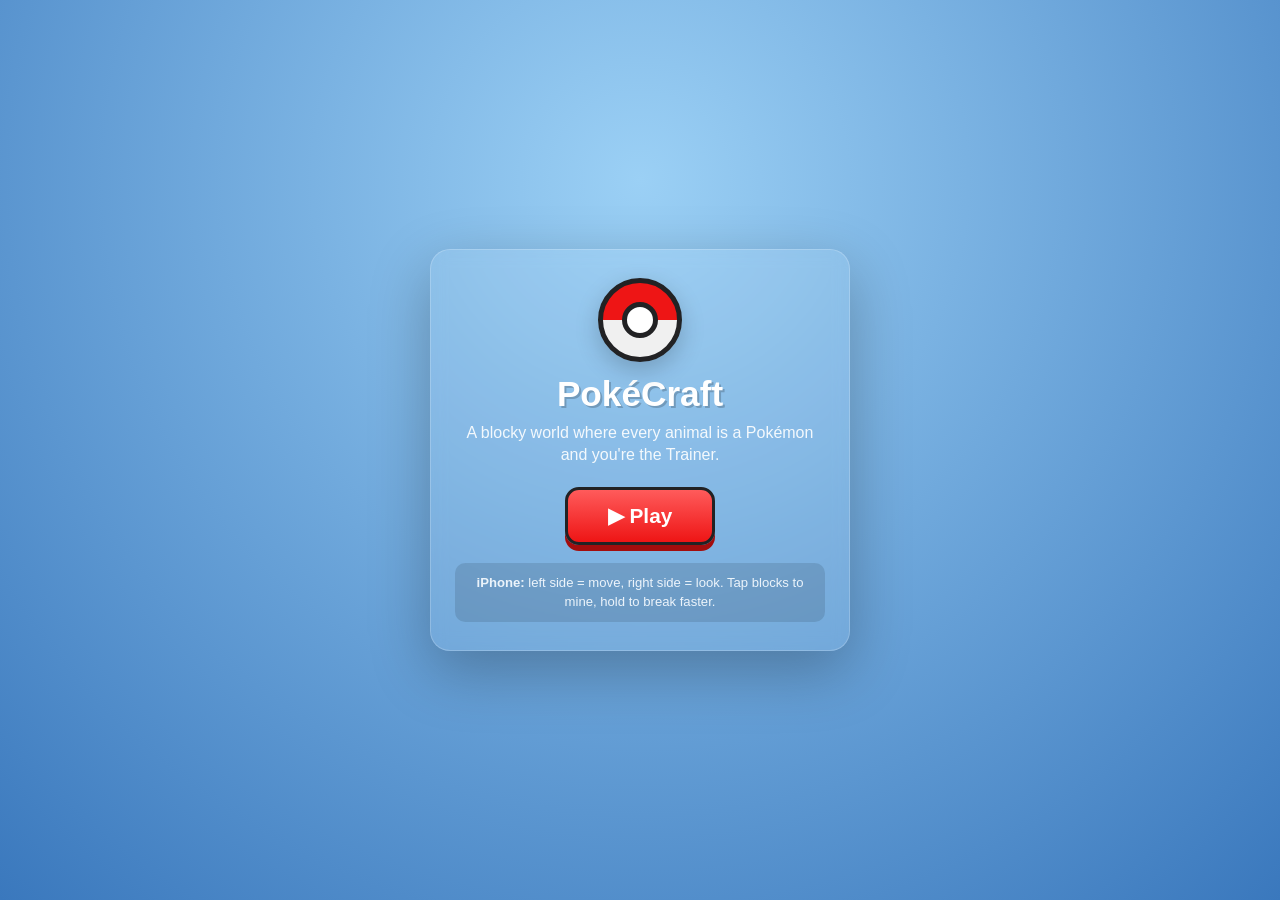
<file: index.html>
<!DOCTYPE html>
<html lang="en">
<head>
<meta charset="UTF-8" />
<meta name="viewport" content="width=device-width, initial-scale=1.0, maximum-scale=1.0, user-scalable=no, viewport-fit=cover" />
<meta name="apple-mobile-web-app-capable" content="yes" />
<meta name="apple-mobile-web-app-status-bar-style" content="black-translucent" />
<meta name="theme-color" content="#7ec0ee" />
<title>PokéCraft — Minecraft + Pokémon</title>
<link rel="icon" href="data:image/svg+xml,%3Csvg xmlns='http://www.w3.org/2000/svg' viewBox='0 0 32 32'%3E%3Ccircle cx='16' cy='16' r='15' fill='%23ee1515'/%3E%3Cpath d='M1 16h30' stroke='%23222' stroke-width='3'/%3E%3Cpath d='M1 16a15 15 0 0 0 30 0z' fill='%23f0f0f0'/%3E%3Ccircle cx='16' cy='16' r='4' fill='%23fff' stroke='%23222' stroke-width='2'/%3E%3C/svg%3E" />
<link rel="stylesheet" href="./style.css" />
</head>
<body>
  <!-- Loading screen -->
  <div id="loading">
    <div class="pokeball-spin"></div>
    <h1>PokéCraft</h1>
    <p id="load-text">Generating your world…</p>
  </div>

  <!-- Start menu -->
  <div id="menu" class="hidden">
    <div class="menu-card">
      <div class="pokeball-logo"></div>
      <h1>PokéCraft</h1>
      <p class="tag">A blocky world where every animal is a Pokémon and you're the Trainer.</p>
      <button id="play-btn">▶ Play</button>
      <div class="hint">
        <strong>iPhone:</strong> left side = move, right side = look. Tap blocks to mine, hold to break faster.
      </div>
    </div>
  </div>

  <!-- Game canvas mount -->
  <div id="game" class="hidden">
    <canvas id="c"></canvas>

    <!-- HUD -->
    <div id="crosshair">+</div>

    <div id="topbar">
      <div id="health"></div>
      <div id="coords">x:0 y:0 z:0</div>
    </div>

    <!-- Hotbar -->
    <div id="hotbar"></div>

    <!-- Pokédex / catch toast -->
    <div id="toast"></div>

    <!-- Touch controls -->
    <div id="touch-ui" class="hidden">
      <div id="joystick">
        <div id="stick"></div>
      </div>
      <div id="action-buttons">
        <button id="btn-jump" class="abtn">⤴</button>
        <button id="btn-place" class="abtn">▣</button>
        <button id="btn-break" class="abtn">⛏</button>
      </div>
      <button id="btn-fly" class="minibtn">✈ Fly</button>
    </div>

    <!-- Desktop hint -->
    <div id="desktop-hint">Click to play · WASD move · Space jump · Left-click mine · Right-click place · 1-9 select · F fly</div>
  </div>

  <script src="./game.js"></script>
</body>
</html>
</file>
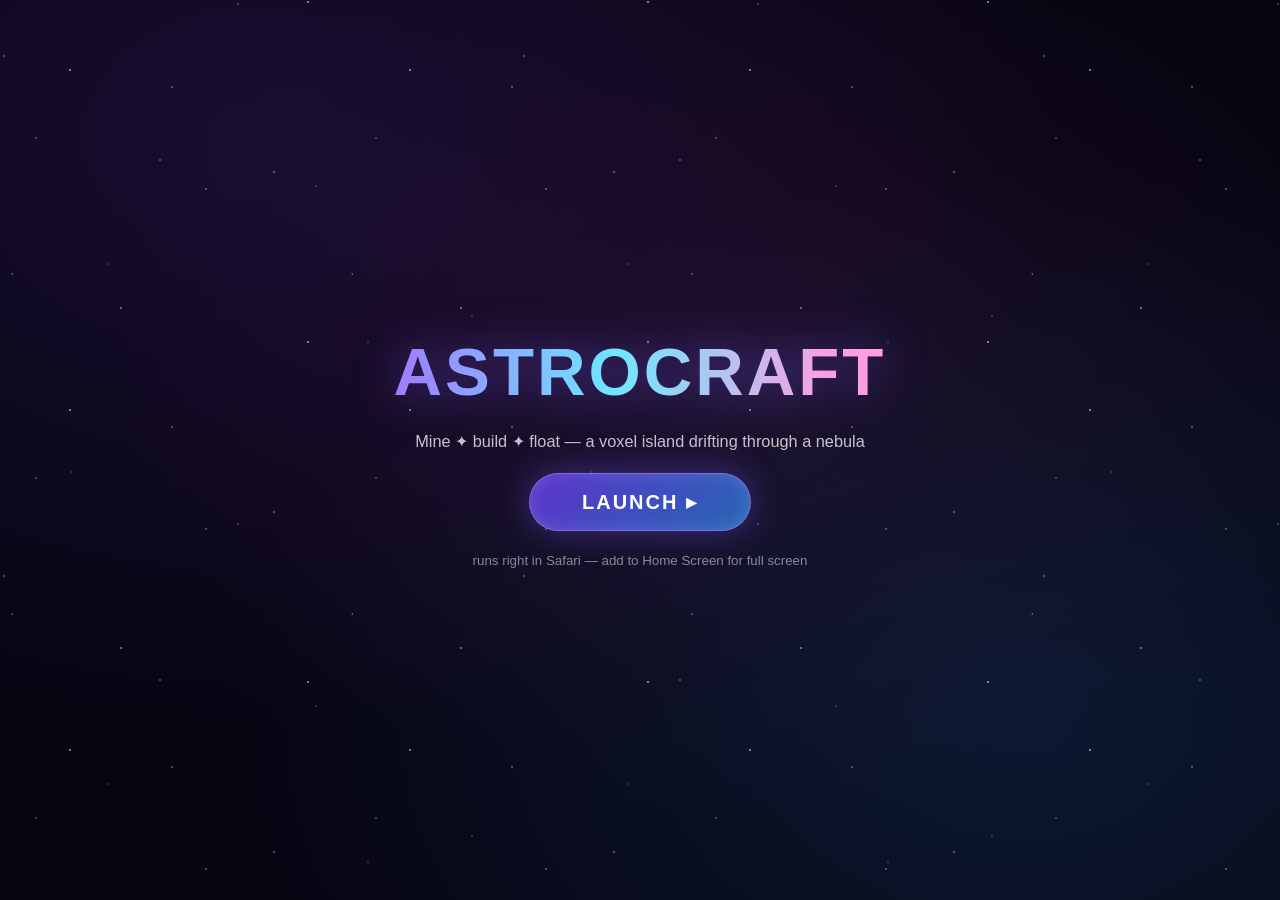
<file: astrocraft.html>
<!DOCTYPE html>
<html lang="en">
<head>
<meta charset="UTF-8" />
<meta name="viewport" content="width=device-width, initial-scale=1.0, maximum-scale=1.0, user-scalable=no, viewport-fit=cover" />
<meta name="apple-mobile-web-app-capable" content="yes" />
<meta name="apple-mobile-web-app-status-bar-style" content="black-translucent" />
<meta name="theme-color" content="#0a0618" />
<title>AstroCraft — voxels in space</title>
<link rel="icon" href="data:image/svg+xml,%3Csvg xmlns='http://www.w3.org/2000/svg' viewBox='0 0 32 32'%3E%3Crect x='6' y='6' width='20' height='20' rx='3' fill='%237b5cff'/%3E%3Crect x='9' y='9' width='6' height='6' fill='%23b9f'/%3E%3Ccircle cx='25' cy='7' r='2' fill='%23ffe27a'/%3E%3C/svg%3E" />
<style>
* { margin: 0; padding: 0; box-sizing: border-box; -webkit-tap-highlight-color: transparent; }

html, body {
  width: 100%; height: 100%; overflow: hidden;
  background: #0a0618;
  font-family: -apple-system, BlinkMacSystemFont, "Segoe UI", Roboto, sans-serif;
  color: #fff;
  touch-action: none;
  -webkit-user-select: none; user-select: none;
  overscroll-behavior: none;
}
.hidden { display: none !important; }

canvas#c { position: fixed; inset: 0; width: 100%; height: 100%; display: block; }

/* ---------- menu / loading ---------- */
#menu {
  position: fixed; inset: 0; z-index: 40;
  display: flex; flex-direction: column; align-items: center; justify-content: center; gap: 22px;
  background:
    radial-gradient(ellipse at 20% 15%, #3b1f6e55, transparent 55%),
    radial-gradient(ellipse at 80% 80%, #14406e55, transparent 55%),
    radial-gradient(ellipse at 60% 40%, #6e1f5b33, transparent 60%),
    #070512;
  overflow: hidden;
}
#menu .stars, #menu .stars2 {
  position: absolute; inset: -100px; pointer-events: none;
  background-image:
    radial-gradient(1.5px 1.5px at 20% 30%, #fff, transparent),
    radial-gradient(1px 1px at 40% 70%, #ffd9a0, transparent),
    radial-gradient(1.6px 1.6px at 65% 20%, #a0c8ff, transparent),
    radial-gradient(1px 1px at 80% 55%, #fff, transparent),
    radial-gradient(1.2px 1.2px at 10% 80%, #ffb0e0, transparent),
    radial-gradient(1px 1px at 90% 85%, #fff, transparent),
    radial-gradient(1.4px 1.4px at 50% 50%, #fff, transparent),
    radial-gradient(1px 1px at 33% 10%, #c0ffe8, transparent);
  background-size: 340px 340px;
  animation: drift 90s linear infinite;
  opacity: .9;
}
#menu .stars2 { background-size: 520px 520px; animation-duration: 150s; opacity: .5; }
@keyframes drift { from { transform: translateY(0); } to { transform: translateY(-340px); } }

#menu h1 {
  font-size: clamp(2.4rem, 9vw, 4.2rem); letter-spacing: 3px; font-weight: 800;
  background: linear-gradient(90deg, #9f7bff, #6ee7ff 45%, #ff9de2 90%);
  -webkit-background-clip: text; background-clip: text; color: transparent;
  filter: drop-shadow(0 0 22px #7b5cff88);
  z-index: 1; text-align: center;
}
#menu p.tag { opacity: .75; z-index: 1; font-size: 1.02rem; text-align: center; padding: 0 24px; }
#play-btn {
  z-index: 1; cursor: pointer;
  font-size: 1.25rem; font-weight: 700; letter-spacing: 2px;
  color: #fff; border: 1px solid #9f7bffaa; border-radius: 999px;
  padding: 16px 52px;
  background: linear-gradient(135deg, #6d3df2cc, #2b7cd9cc);
  box-shadow: 0 0 34px #7b5cff66, inset 0 0 18px #ffffff22;
  backdrop-filter: blur(6px); -webkit-backdrop-filter: blur(6px);
  transition: transform .12s ease;
}
#play-btn:active { transform: scale(.94); }
#menu small { z-index: 1; opacity: .5; }

/* ---------- HUD ---------- */
#hud { position: fixed; inset: 0; z-index: 20; pointer-events: none; }

#crosshair {
  position: absolute; left: 50%; top: 50%; width: 22px; height: 22px;
  transform: translate(-50%, -50%); opacity: .9;
}
#crosshair::before, #crosshair::after {
  content: ""; position: absolute; background: #fff; box-shadow: 0 0 6px #9f7bff;
  border-radius: 2px;
}
#crosshair::before { left: 50%; top: 0; width: 2px; height: 100%; transform: translateX(-50%); }
#crosshair::after  { top: 50%; left: 0; height: 2px; width: 100%; transform: translateY(-50%); }

#coords {
  position: absolute; top: calc(env(safe-area-inset-top, 0px) + 10px); left: 50%;
  transform: translateX(-50%);
  font-size: .78rem; letter-spacing: 1px; opacity: .75;
  background: #0a061866; border: 1px solid #9f7bff33; border-radius: 999px;
  padding: 5px 14px;
  backdrop-filter: blur(8px); -webkit-backdrop-filter: blur(8px);
  white-space: nowrap;
}

#toast {
  position: absolute; top: calc(env(safe-area-inset-top, 0px) + 46px); left: 50%;
  transform: translateX(-50%);
  display: flex; flex-direction: column; gap: 6px; align-items: center;
}
.toast-item {
  background: #17102fdd; border: 1px solid #9f7bff55; border-radius: 12px;
  padding: 8px 18px; font-size: .9rem; animation: pop .2s ease;
  box-shadow: 0 4px 24px #00000066;
}
@keyframes pop { from { transform: scale(.8); opacity: 0; } }

/* hotbar */
#hotbar {
  position: absolute; left: 50%; bottom: calc(env(safe-area-inset-bottom, 0px) + 10px);
  transform: translateX(-50%);
  display: flex; gap: 6px; pointer-events: auto;
  background: #0a061880; border: 1px solid #9f7bff33; border-radius: 16px;
  padding: 7px;
  backdrop-filter: blur(10px); -webkit-backdrop-filter: blur(10px);
}
.slot {
  width: 46px; height: 52px; border-radius: 10px; cursor: pointer;
  border: 1px solid #ffffff1c; background: #ffffff0a;
  display: flex; flex-direction: column; align-items: center; justify-content: center; gap: 3px;
  transition: transform .1s ease, box-shadow .1s ease;
}
.slot.active {
  border-color: #6ee7ff; box-shadow: 0 0 14px #6ee7ff88, inset 0 0 10px #6ee7ff33;
  transform: translateY(-4px);
}
.slot .swatch { width: 24px; height: 24px; border-radius: 5px; box-shadow: inset -3px -4px 0 #00000044, inset 2px 2px 0 #ffffff33; }
.slot .name { font-size: .52rem; opacity: .8; letter-spacing: .3px; }

/* touch controls */
#touch-ui { position: absolute; inset: 0; pointer-events: none; }
#joystick {
  position: absolute; left: calc(env(safe-area-inset-left, 0px) + 22px);
  bottom: calc(env(safe-area-inset-bottom, 0px) + 86px);
  width: 124px; height: 124px; border-radius: 50%; pointer-events: auto;
  background: radial-gradient(circle, #ffffff08 55%, #ffffff14);
  border: 1.5px solid #9f7bff44;
  backdrop-filter: blur(4px); -webkit-backdrop-filter: blur(4px);
}
#stick {
  position: absolute; left: 50%; top: 50%; width: 56px; height: 56px;
  transform: translate(-50%, -50%); border-radius: 50%;
  background: linear-gradient(135deg, #9f7bffcc, #4aa8ffcc);
  box-shadow: 0 0 18px #7b5cff88;
}
#action-buttons {
  position: absolute; right: calc(env(safe-area-inset-right, 0px) + 18px);
  bottom: calc(env(safe-area-inset-bottom, 0px) + 82px);
  display: grid; grid-template-columns: 64px 64px; gap: 12px; pointer-events: auto;
}
.abtn {
  width: 64px; height: 64px; border-radius: 50%;
  border: 1.5px solid #9f7bff55; background: #17102faa;
  color: #fff; font-size: 26px; display: flex; align-items: center; justify-content: center;
  backdrop-filter: blur(6px); -webkit-backdrop-filter: blur(6px);
  box-shadow: 0 4px 18px #00000055;
}
.abtn:active { background: #6d3df2aa; }
.abtn.on { background: #2b7cd9cc; border-color: #6ee7ff; box-shadow: 0 0 16px #6ee7ff88; }
#btn-jump { grid-column: 2; grid-row: 2; }
#btn-break { grid-column: 1; grid-row: 2; }
#btn-place { grid-column: 2; grid-row: 1; }
#btn-jet { grid-column: 1; grid-row: 1; font-size: 22px; }

#desktop-hint {
  position: absolute; bottom: calc(env(safe-area-inset-bottom, 0px) + 78px); left: 50%;
  transform: translateX(-50%); font-size: .78rem; opacity: .55; text-align: center; line-height: 1.5;
}
</style>
</head>
<body>

<div id="menu">
  <div class="stars"></div><div class="stars2"></div>
  <h1>ASTROCRAFT</h1>
  <p class="tag">Mine ✦ build ✦ float — a voxel island drifting through a nebula</p>
  <button id="play-btn">LAUNCH ▸</button>
  <small>runs right in Safari — add to Home Screen for full screen</small>
</div>

<div id="game" class="hidden">
  <canvas id="c"></canvas>
  <div id="hud">
    <div id="crosshair"></div>
    <div id="coords"></div>
    <div id="toast"></div>
    <div id="hotbar"></div>
    <div id="touch-ui" class="hidden">
      <div id="joystick"><div id="stick"></div></div>
      <div id="action-buttons">
        <button class="abtn" id="btn-jet">🚀</button>
        <button class="abtn" id="btn-place">🧱</button>
        <button class="abtn" id="btn-break">⛏️</button>
        <button class="abtn" id="btn-jump">⬆️</button>
      </div>
    </div>
    <div id="desktop-hint" class="hidden">
      click to lock mouse · WASD move · Space jump (hold in air = jetpack) · F fly ·
      left-click mine · right-click place · 1–8 blocks
    </div>
  </div>
</div>

<script>
'use strict';
// =============================================================
// AstroCraft — a Minecraft-style voxel sandbox set in deep space.
// Pure WebGL, zero external dependencies. Plays on iPhone & desktop.
// =============================================================

// ---------------- blocks ----------------
// tile = column index in the procedural atlas (top / side / bottom)
const BLOCKS = {
  1: { name: 'Astro Turf',  top: 0x8b5cf6, tiles: [0, 1, 2], glow: 0 },
  2: { name: 'Moon Rock',   top: 0x8f93a3, tiles: [3, 3, 3], glow: 0 },
  3: { name: 'Regolith',    top: 0x6b5d55, tiles: [2, 2, 2], glow: 0 },
  4: { name: 'Star Ore',    top: 0xffd75e, tiles: [4, 4, 4], glow: 0.85 },
  5: { name: 'Crystal',     top: 0x6ee7ff, tiles: [5, 5, 5], glow: 1.0 },
  6: { name: 'Plasma',      top: 0xff5ad0, tiles: [6, 6, 6], glow: 1.0 },
  7: { name: 'Comet Ice',   top: 0xbfe8ff, tiles: [7, 7, 7], glow: 0.15 },
  8: { name: 'Hull Plate',  top: 0x9aa7b8, tiles: [8, 8, 8], glow: 0 },
};
const HOTBAR = [1, 2, 3, 4, 5, 6, 7, 8];

// ---------------- world ----------------
const WX = 96, WY = 48, WZ = 96;      // world size
const CS = 16;                        // chunk size (x/z), full height per chunk
const CXN = WX / CS, CZN = WZ / CS;
const world = new Uint8Array(WX * WY * WZ);
const idx = (x, y, z) => (y * WZ + z) * WX + x;
const inWorld = (x, y, z) => x >= 0 && x < WX && y >= 0 && y < WY && z >= 0 && z < WZ;
const getBlock = (x, y, z) => inWorld(x, y, z) ? world[idx(x, y, z)] : 0;

// deterministic value noise
let seed = 1337;
function hash2(x, y) {
  let h = (x * 374761393 + y * 668265263 + seed * 144665) | 0;
  h = (h ^ (h >> 13)) | 0; h = Math.imul(h, 1274126177);
  return ((h ^ (h >> 16)) >>> 0) / 4294967295;
}
function noise2(x, y) {
  const xi = Math.floor(x), yi = Math.floor(y), xf = x - xi, yf = y - yi;
  const u = xf * xf * (3 - 2 * xf), v = yf * yf * (3 - 2 * yf);
  const a = hash2(xi, yi), b = hash2(xi + 1, yi), c = hash2(xi, yi + 1), d = hash2(xi + 1, yi + 1);
  return a + (b - a) * u + (c - a) * v + (a - b - c + d) * u * v;
}
function fbm2(x, y) {
  return noise2(x, y) * .55 + noise2(x * 2.1, y * 2.1) * .28 + noise2(x * 4.3, y * 4.3) * .17;
}

function carveIsland(cx, cz, cy, radius, tallness) {
  for (let x = Math.floor(cx - radius - 4); x <= cx + radius + 4; x++)
    for (let z = Math.floor(cz - radius - 4); z <= cz + radius + 4; z++) {
      if (x < 0 || x >= WX || z < 0 || z >= WZ) continue;
      const dx = x - cx, dz = z - cz;
      const d = Math.hypot(dx, dz) / radius;
      const edge = fbm2(x * .09 + 7, z * .09 - 3) * .45;   // ragged rim
      if (d + edge > 1) continue;
      const falloff = Math.max(0, 1 - (d + edge));
      const hTop = Math.floor(fbm2(x * .07, z * .07) * 7 * Math.min(1, falloff * 2.5));
      const depth = Math.floor(falloff * tallness * (0.6 + fbm2(x * .13 + 40, z * .13) * .8));
      const top = Math.min(WY - 2, cy + hTop);
      const bottom = Math.max(1, cy - depth);
      for (let y = bottom; y <= top; y++) {
        if (y < 0 || y >= WY) continue;
        let b = 2; // moon rock core
        if (y === top) b = 1;                    // astro turf cap
        else if (y >= top - 2) b = 3;            // regolith under-layer
        else {
          const r = hash2(x * 7 + y * 131, z * 7 + y * 31);
          if (r > 0.972) b = 4;                  // star ore veins
          else if (r > 0.958) b = 6;             // plasma pockets
          else if (r > 0.935) b = 7;             // ice pockets
        }
        world[idx(x, y, z)] = b;
      }
    }
}

function generateWorld() {
  world.fill(0);
  // main island
  carveIsland(WX / 2, WZ / 2, 26, 30, 15);
  // satellite islets at varied heights
  const islets = [
    [22, 20, 33, 7, 5], [76, 74, 31, 8, 6], [70, 22, 22, 6, 4],
    [24, 72, 38, 6, 4], [50, 12, 36, 5, 3], [12, 48, 24, 5, 4], [84, 46, 40, 5, 3],
  ];
  for (const [x, z, y, r, t] of islets) carveIsland(x, z, y, r, t);

  // crystal spires on the surface
  for (let i = 0; i < 90; i++) {
    const x = Math.floor(hash2(i, 1) * WX), z = Math.floor(hash2(i, 2) * WZ);
    for (let y = WY - 2; y > 1; y--) {
      if (getBlock(x, y, z) === 1) {
        const h = 1 + Math.floor(hash2(i, 3) * 3);
        for (let k = 1; k <= h; k++) if (y + k < WY) world[idx(x, y + k, z)] = 5;
        break;
      }
    }
  }
  // a tiny wrecked hull beacon near spawn
  const bx = Math.floor(WX / 2) + 6, bz = Math.floor(WZ / 2) - 5;
  for (let y = WY - 2; y > 1; y--) {
    if (getBlock(bx, y, bz)) {
      for (let k = 1; k <= 4; k++) world[idx(bx, y + k, bz)] = 8;
      world[idx(bx, y + 5, bz)] = 6;
      break;
    }
  }
}

// persistent edits (block changes) in localStorage
const SAVE_KEY = 'astrocraft-edits-v1';
let edits = {};
function loadEdits() {
  try {
    const raw = localStorage.getItem(SAVE_KEY);
    if (!raw) return;
    edits = JSON.parse(raw);
    for (const k in edits) { const i = +k; if (i >= 0 && i < world.length) world[i] = edits[k]; }
  } catch (e) { edits = {}; }
}
let saveTimer = 0;
function persistEdits() {
  clearTimeout(saveTimer);
  saveTimer = setTimeout(() => {
    try { localStorage.setItem(SAVE_KEY, JSON.stringify(edits)); } catch (e) {}
  }, 400);
}
function setBlock(x, y, z, b) {
  if (!inWorld(x, y, z)) return;
  const i = idx(x, y, z);
  if (world[i] === b) return;
  world[i] = b;
  edits[i] = b;
  persistEdits();
  markDirtyAround(x, z);
}

// ---------------- procedural texture atlas ----------------
const TILE = 32, TILES = 9;
function buildAtlas() {
  const cv = document.createElement('canvas');
  cv.width = TILE * TILES; cv.height = TILE;
  const g = cv.getContext('2d');
  const px = (t, x, y, c) => { g.fillStyle = c; g.fillRect(t * TILE + x, y, 1, 1); };
  const fill = (t, c) => { g.fillStyle = c; g.fillRect(t * TILE, 0, TILE, TILE); };
  const speck = (t, n, colors, s = 1) => {
    for (let i = 0; i < n; i++) {
      const x = Math.floor(hash2(t * 999 + i, 5) * TILE), y = Math.floor(hash2(t * 999 + i, 9) * TILE);
      g.fillStyle = colors[i % colors.length];
      g.fillRect(t * TILE + x, y, s, s);
    }
  };

  // 0: astro turf top — glowing violet moss
  fill(0, '#5b3aa8'); speck(0, 240, ['#7b5cf6', '#9d7dff', '#4a2c8f'], 2);
  speck(0, 46, ['#c9b6ff', '#8fe8ff'], 1);
  // 1: astro turf side — rock with violet fringe
  fill(1, '#4d4a58'); speck(1, 160, ['#5a5766', '#413e4c'], 2);
  g.fillStyle = '#5b3aa8'; g.fillRect(TILE * 1, 0, TILE, 6);
  speck(1, 30, ['#8f6cf0'], 1);
  for (let i = 0; i < 10; i++) { const x = Math.floor(hash2(i, 77) * TILE); g.fillStyle = '#6a48c0'; g.fillRect(TILE * 1 + x, 6, 2, 2 + Math.floor(hash2(i, 78) * 4)); }
  // 2: regolith — dusty soil
  fill(2, '#665a52'); speck(2, 200, ['#7a6c62', '#57493f', '#8a7466'], 2);
  // 3: moon rock — gray with craters
  fill(3, '#82869a'); speck(3, 170, ['#8f93a8', '#70748a', '#9aa0b4'], 2);
  for (let i = 0; i < 5; i++) {
    const x = 4 + Math.floor(hash2(i, 51) * 22), y = 4 + Math.floor(hash2(i, 52) * 22);
    g.fillStyle = '#6a6e82'; g.beginPath(); g.arc(TILE * 3 + x, y, 2.6, 0, 7); g.fill();
    g.fillStyle = '#9ba0b6'; g.fillRect(TILE * 3 + x - 3, y - 3, 2, 1);
  }
  // 4: star ore — dark rock, golden sparks
  fill(4, '#3a3e52'); speck(4, 140, ['#454a62', '#30334a'], 2);
  speck(4, 26, ['#ffd75e', '#ffeaa6', '#ffb92e'], 2); speck(4, 14, ['#fff6d8'], 1);
  // 5: crystal — cyan facets
  fill(5, '#1f6f8f');
  for (let i = 0; i < 9; i++) {
    const x = Math.floor(hash2(i, 61) * 26), y = Math.floor(hash2(i, 62) * 26);
    g.fillStyle = ['#4fd4ff', '#8ff0ff', '#2aa3cf'][i % 3];
    g.beginPath(); g.moveTo(TILE * 5 + x + 3, y); g.lineTo(TILE * 5 + x + 6, y + 6); g.lineTo(TILE * 5 + x, y + 6); g.fill();
  }
  speck(5, 24, ['#dffaff'], 1);
  // 6: plasma — magenta energy
  fill(6, '#8d1670');
  for (let y = 0; y < TILE; y++) for (let x = 0; x < TILE; x++) {
    const v = fbm2(x * .3 + 200, y * .3);
    if (v > .62) px(6, x, y, '#ff5ad0'); else if (v > .55) px(6, x, y, '#c62ba0');
  }
  speck(6, 22, ['#ffc4ee', '#ffffff'], 1);
  // 7: comet ice — pale glacier
  fill(7, '#a8d8f0'); speck(7, 130, ['#c2e8fa', '#8fc4e2', '#dff4ff'], 2);
  for (let i = 0; i < 6; i++) {
    const x = Math.floor(hash2(i, 71) * 24); g.strokeStyle = '#7fb4d4'; g.beginPath();
    g.moveTo(TILE * 7 + x, Math.floor(hash2(i, 72) * 28)); g.lineTo(TILE * 7 + x + 7, Math.floor(hash2(i, 72) * 28) + 5); g.stroke();
  }
  // 8: hull plate — riveted metal
  fill(8, '#7e8a9a'); speck(8, 90, ['#8b97a8', '#717c8c'], 2);
  g.strokeStyle = '#5c6674'; g.strokeRect(TILE * 8 + 1.5, 1.5, TILE - 3, TILE - 3);
  g.fillStyle = '#aeb9c8';
  for (const [x, y] of [[4, 4], [27, 4], [4, 27], [27, 27]]) g.fillRect(TILE * 8 + x, y, 2, 2);
  g.fillStyle = '#5c6674'; g.fillRect(TILE * 8, 15, TILE, 2);

  return cv;
}

// ---------------- WebGL ----------------
let gl, canvas;
let worldProg, skyProg, flatProg;
let atlasTex;
const chunkBufs = [];     // { buf, count, dirty }
let particleBuf, highlightBuf;

function compile(vsSrc, fsSrc) {
  const p = gl.createProgram();
  for (const [type, src] of [[gl.VERTEX_SHADER, vsSrc], [gl.FRAGMENT_SHADER, fsSrc]]) {
    const s = gl.createShader(type);
    gl.shaderSource(s, src); gl.compileShader(s);
    if (!gl.getShaderParameter(s, gl.COMPILE_STATUS)) throw new Error(gl.getShaderInfoLog(s));
    gl.attachShader(p, s);
  }
  gl.linkProgram(p);
  if (!gl.getProgramParameter(p, gl.LINK_STATUS)) throw new Error(gl.getProgramInfoLog(p));
  return p;
}

const WORLD_VS = `
attribute vec3 aPos; attribute vec2 aUV; attribute float aLight; attribute float aGlow;
uniform mat4 uProj, uView;
varying vec2 vUV; varying float vLight, vGlow, vDist;
void main() {
  vec4 vp = uView * vec4(aPos, 1.0);
  gl_Position = uProj * vp;
  vUV = aUV; vLight = aLight; vGlow = aGlow; vDist = length(vp.xyz);
}`;
const WORLD_FS = `
precision mediump float;
uniform sampler2D uTex; uniform vec3 uFog; uniform float uTime;
varying vec2 vUV; varying float vLight, vGlow, vDist;
void main() {
  vec4 tex = texture2D(uTex, vUV);
  vec3 lit = tex.rgb * vLight;
  float pulse = 0.86 + 0.14 * sin(uTime * 2.6 + vDist * 0.35);
  vec3 glowCol = tex.rgb * (1.25 + 0.6 * vGlow) * pulse;
  vec3 col = mix(lit, glowCol, vGlow);
  float fog = smoothstep(34.0, 78.0, vDist) * (1.0 - vGlow * 0.55);
  gl_FragColor = vec4(mix(col, uFog, fog), 1.0);
}`;

// full-screen procedural space sky: nebula fbm + 3 star layers + planet + sun
const SKY_VS = `
attribute vec2 aPos; varying vec2 vNDC;
void main() { vNDC = aPos; gl_Position = vec4(aPos, 0.9999, 1.0); }`;
const SKY_FS = `
precision highp float;
varying vec2 vNDC;
uniform vec3 uFwd, uRight, uUp;
uniform float uAspect, uTanHalf, uTime;

float hash(vec3 p) {
  p = fract(p * vec3(443.897, 441.423, 437.195));
  p += dot(p, p.yzx + 19.19);
  return fract((p.x + p.y) * p.z);
}
float noise3(vec3 p) {
  vec3 i = floor(p), f = fract(p);
  f = f * f * (3.0 - 2.0 * f);
  float n000 = hash(i), n100 = hash(i + vec3(1,0,0)), n010 = hash(i + vec3(0,1,0)), n110 = hash(i + vec3(1,1,0));
  float n001 = hash(i + vec3(0,0,1)), n101 = hash(i + vec3(1,0,1)), n011 = hash(i + vec3(0,1,1)), n111 = hash(i + vec3(1,1,1));
  return mix(mix(mix(n000,n100,f.x), mix(n010,n110,f.x), f.y),
             mix(mix(n001,n101,f.x), mix(n011,n111,f.x), f.y), f.z);
}
float fbm(vec3 p) {
  float v = 0.0, a = 0.5;
  for (int i = 0; i < 5; i++) { v += a * noise3(p); p *= 2.07; a *= 0.5; }
  return v;
}
float starLayer(vec3 d, float scale, float thresh) {
  vec3 p = d * scale;
  vec3 cell = floor(p);
  float h = hash(cell);
  if (h < thresh) return 0.0;
  vec3 sp = cell + vec3(hash(cell + 1.7), hash(cell + 2.3), hash(cell + 3.1));
  float dist = length(p - sp);
  float tw = 0.75 + 0.25 * sin(uTime * (1.5 + h * 4.0) + h * 40.0);
  return smoothstep(0.5, 0.0, dist) * tw * ((h - thresh) / (1.0 - thresh));
}
void main() {
  vec3 dir = normalize(uFwd + uRight * vNDC.x * uAspect * uTanHalf + uUp * vNDC.y * uTanHalf);

  // deep space base + nebula
  vec3 col = vec3(0.012, 0.008, 0.035);
  float n1 = fbm(dir * 2.3 + vec3(4.0, 0.0, 1.5));
  float n2 = fbm(dir * 3.7 + vec3(0.0, 8.0, 3.0));
  col += vec3(0.36, 0.10, 0.55) * pow(max(n1 - 0.38, 0.0), 1.6) * 2.2;   // violet clouds
  col += vec3(0.05, 0.28, 0.48) * pow(max(n2 - 0.44, 0.0), 1.8) * 2.4;   // teal wisps
  col += vec3(0.55, 0.12, 0.30) * pow(max(fbm(dir * 1.6 + 11.0) - 0.52, 0.0), 2.2) * 2.0; // magenta core

  // stars, three parallax densities
  col += vec3(1.0, 0.97, 0.92) * starLayer(dir, 40.0, 0.965) * 1.2;
  col += vec3(0.75, 0.85, 1.0) * starLayer(dir + 5.0, 80.0, 0.955);
  col += vec3(1.0, 0.85, 0.70) * starLayer(dir + 9.0, 160.0, 0.955) * 0.6;

  // ringed gas giant
  vec3 pDir = normalize(vec3(0.55, 0.30, -0.75));
  float pAng = acos(clamp(dot(dir, pDir), -1.0, 1.0));
  float pRad = 0.22;
  if (pAng < pRad) {
    float r = pAng / pRad;
    float shade = sqrt(max(0.0, 1.0 - r * r));
    vec3 local = dir - pDir * dot(dir, pDir);
    float bands = fbm(vec3(0.0, dot(local, uUp) * 24.0 / pRad, 3.0) + dot(local, uRight));
    vec3 pcol = mix(vec3(0.85, 0.55, 0.35), vec3(0.98, 0.85, 0.62), bands);
    pcol = mix(pcol, vec3(0.55, 0.30, 0.45), smoothstep(0.3, 1.0, r) * 0.6);
    float sunSide = 0.45 + 0.55 * clamp(dot(normalize(pDir - dir * 0.2), normalize(vec3(-0.6, 0.5, 0.4))), 0.0, 1.0);
    col = mix(col, pcol * shade * sunSide * 1.15, smoothstep(pRad, pRad * 0.97, pAng));
  }
  // rings: distance from planet-equator plane
  vec3 ringN = normalize(vec3(0.25, 1.0, 0.15));
  float denom = dot(dir, ringN);
  if (abs(denom) > 0.001) {
    float t = dot(pDir, ringN) / denom;
    if (t > 0.0) {
      vec3 hit = dir * t;
      float rd = length(hit - pDir) / pRad;
      if (rd > 1.25 && rd < 2.3 && (pAng > pRad || t < 1.0)) {
        float ring = (0.5 + 0.5 * sin(rd * 34.0)) * smoothstep(2.3, 1.9, rd) * smoothstep(1.25, 1.45, rd);
        col += vec3(0.9, 0.8, 0.65) * ring * 0.35;
      }
    }
  }

  // sun with bloom halo
  vec3 sDir = normalize(vec3(-0.6, 0.5, 0.4));
  float sd = dot(dir, sDir);
  col += vec3(1.0, 0.9, 0.7) * pow(max(sd, 0.0), 700.0) * 3.0;
  col += vec3(1.0, 0.75, 0.45) * pow(max(sd, 0.0), 40.0) * 0.35;
  col += vec3(0.9, 0.5, 0.6) * pow(max(sd, 0.0), 8.0) * 0.10;

  gl_FragColor = vec4(col, 1.0);
}`;

// particles / highlight — solid color geometry
const FLAT_VS = `
attribute vec3 aPos; attribute vec4 aCol;
uniform mat4 uProj, uView;
varying vec4 vCol;
void main() { gl_Position = uProj * uView * vec4(aPos, 1.0); vCol = aCol; }`;
const FLAT_FS = `
precision mediump float; varying vec4 vCol;
void main() { gl_FragColor = vCol; }`;

const FOG = [0.045, 0.03, 0.11];

function initGL() {
  canvas = document.getElementById('c');
  gl = canvas.getContext('webgl', { antialias: true }) || canvas.getContext('experimental-webgl');
  if (!gl) { alert('WebGL not supported on this device.'); return false; }

  worldProg = compile(WORLD_VS, WORLD_FS);
  skyProg = compile(SKY_VS, SKY_FS);
  flatProg = compile(FLAT_VS, FLAT_FS);

  // atlas
  atlasTex = gl.createTexture();
  gl.bindTexture(gl.TEXTURE_2D, atlasTex);
  gl.texImage2D(gl.TEXTURE_2D, 0, gl.RGBA, gl.RGBA, gl.UNSIGNED_BYTE, buildAtlas());
  gl.texParameteri(gl.TEXTURE_2D, gl.TEXTURE_MIN_FILTER, gl.NEAREST);
  gl.texParameteri(gl.TEXTURE_2D, gl.TEXTURE_MAG_FILTER, gl.NEAREST);
  gl.texParameteri(gl.TEXTURE_2D, gl.TEXTURE_WRAP_S, gl.CLAMP_TO_EDGE);
  gl.texParameteri(gl.TEXTURE_2D, gl.TEXTURE_WRAP_T, gl.CLAMP_TO_EDGE);

  // sky quad
  const skyBuf = gl.createBuffer();
  gl.bindBuffer(gl.ARRAY_BUFFER, skyBuf);
  gl.bufferData(gl.ARRAY_BUFFER, new Float32Array([-1, -1, 3, -1, -1, 3]), gl.STATIC_DRAW);
  skyProg.buf = skyBuf;

  for (let i = 0; i < CXN * CZN; i++) chunkBufs.push({ buf: gl.createBuffer(), count: 0, dirty: true });
  particleBuf = gl.createBuffer();
  highlightBuf = gl.createBuffer();

  gl.enable(gl.DEPTH_TEST);
  gl.enable(gl.CULL_FACE);
  gl.clearColor(FOG[0], FOG[1], FOG[2], 1);

  resize();
  window.addEventListener('resize', resize);
  return true;
}

function resize() {
  const dpr = Math.min(window.devicePixelRatio || 1, 2);
  canvas.width = Math.floor(innerWidth * dpr);
  canvas.height = Math.floor(innerHeight * dpr);
  gl.viewport(0, 0, canvas.width, canvas.height);
}

// ---------------- chunk meshing (face culling + per-vertex AO) ----------------
// faces: [nx, ny, nz, corner offsets (4 verts, CCW from outside)]
const FACES = [
  { n: [1, 0, 0],  c: [[1,0,1],[1,0,0],[1,1,0],[1,1,1]], shade: 0.80 },
  { n: [-1, 0, 0], c: [[0,0,0],[0,0,1],[0,1,1],[0,1,0]], shade: 0.62 },
  { n: [0, 1, 0],  c: [[0,1,1],[1,1,1],[1,1,0],[0,1,0]], shade: 1.00 },
  { n: [0, -1, 0], c: [[0,0,0],[1,0,0],[1,0,1],[0,0,1]], shade: 0.45 },
  { n: [0, 0, 1],  c: [[0,0,1],[1,0,1],[1,1,1],[0,1,1]], shade: 0.88 },
  { n: [0, 0, -1], c: [[1,0,0],[0,0,0],[0,1,0],[1,1,0]], shade: 0.70 },
];
// which atlas tile per face: 0=top 1=side 2=bottom mapping into BLOCKS.tiles
const FACE_TILE = [1, 1, 0, 2, 1, 1];

function vertexAO(side1, side2, corner) {
  if (side1 && side2) return 0.45;
  return 1 - (side1 + side2 + corner) * 0.18;
}

function buildChunk(ci, cj) {
  const verts = [];
  const x0 = ci * CS, z0 = cj * CS;
  const u1 = 1 / TILES, pad = 0.02 / TILES;
  for (let x = x0; x < x0 + CS; x++)
    for (let z = z0; z < z0 + CS; z++)
      for (let y = 0; y < WY; y++) {
        const b = world[idx(x, y, z)];
        if (!b) continue;
        const def = BLOCKS[b];
        for (let f = 0; f < 6; f++) {
          const face = FACES[f], n = face.n;
          if (getBlock(x + n[0], y + n[1], z + n[2])) continue;
          const tile = def.tiles[FACE_TILE[f]];
          const us = tile * u1 + pad, ue = (tile + 1) * u1 - pad;
          const uvs = [[us, 1], [ue, 1], [ue, 0], [us, 0]];
          // per-vertex AO
          const ao = [];
          for (let v = 0; v < 4; v++) {
            const c = face.c[v];
            // the three neighbor cells that shadow this corner
            const ox = n[0] !== 0 ? n[0] : (c[0] ? 1 : -1);
            const oy = n[1] !== 0 ? n[1] : (c[1] ? 1 : -1);
            const oz = n[2] !== 0 ? n[2] : (c[2] ? 1 : -1);
            let s1, s2;
            if (n[0] !== 0) { s1 = getBlock(x + ox, y + oy, z) ? 1 : 0; s2 = getBlock(x + ox, y, z + oz) ? 1 : 0; }
            else if (n[1] !== 0) { s1 = getBlock(x + ox, y + oy, z) ? 1 : 0; s2 = getBlock(x, y + oy, z + oz) ? 1 : 0; }
            else { s1 = getBlock(x + ox, y, z + oz) ? 1 : 0; s2 = getBlock(x, y + oy, z + oz) ? 1 : 0; }
            const cr = getBlock(x + ox, y + oy, z + oz) ? 1 : 0;
            ao.push(vertexAO(s1, s2, cr));
          }
          const quad = [0, 1, 2, 0, 2, 3];
          // flip quad diagonal for coherent AO interpolation
          const order = (ao[0] + ao[2] < ao[1] + ao[3]) ? [1, 2, 3, 1, 3, 0] : quad;
          for (const v of order) {
            const c = face.c[v];
            verts.push(x + c[0], y + c[1], z + c[2], uvs[v][0], uvs[v][1],
                       face.shade * ao[v], def.glow);
          }
        }
      }
  const chunk = chunkBufs[cj * CXN + ci];
  const data = new Float32Array(verts);
  gl.bindBuffer(gl.ARRAY_BUFFER, chunk.buf);
  gl.bufferData(gl.ARRAY_BUFFER, data, gl.STATIC_DRAW);
  chunk.count = verts.length / 7;
  chunk.dirty = false;
}

function markDirtyAround(x, z) {
  const marks = new Set();
  for (const dx of [-1, 0, 1]) for (const dz of [-1, 0, 1]) {
    const ci = Math.floor((x + dx) / CS), cj = Math.floor((z + dz) / CS);
    if (ci >= 0 && ci < CXN && cj >= 0 && cj < CZN) marks.add(cj * CXN + ci);
  }
  for (const m of marks) chunkBufs[m].dirty = true;
}

// ---------------- math ----------------
function perspective(fovy, aspect, near, far) {
  const f = 1 / Math.tan(fovy / 2), nf = 1 / (near - far);
  return new Float32Array([f / aspect, 0, 0, 0, 0, f, 0, 0, 0, 0, (far + near) * nf, -1, 0, 0, 2 * far * near * nf, 0]);
}
function viewMatrix(px, py, pz, yaw, pitch) {
  const cy = Math.cos(yaw), sy = Math.sin(yaw), cp = Math.cos(pitch), sp = Math.sin(pitch);
  // camera basis
  const fx = -sy * cp, fy = sp, fz = -cy * cp;
  const rx = cy, ry = 0, rz = -sy;
  const ux = ry * fz - rz * fy, uy = rz * fx - rx * fz, uz = rx * fy - ry * fx;
  return {
    m: new Float32Array([
      rx, ux, -fx, 0,
      ry, uy, -fy, 0,
      rz, uz, -fz, 0,
      -(rx * px + ry * py + rz * pz), -(ux * px + uy * py + uz * pz), (fx * px + fy * py + fz * pz), 1,
    ]),
    fwd: [fx, fy, fz], right: [rx, ry, rz], up: [ux, uy, uz],
  };
}

// ---------------- player ----------------
const player = {
  x: WX / 2 + .5, y: 40, z: WZ / 2 + .5,
  vx: 0, vy: 0, vz: 0,
  yaw: Math.PI * .75, pitch: -0.15,
  onGround: false, fly: false, jet: false,
  selected: 0, fuel: 1,
};
const input = { f: 0, b: 0, l: 0, r: 0, jump: false, crouch: false };
const GRAV = 16, JUMP_V = 7.2, SPEED = 5.4, JET_ACC = 26, FLY_SPEED = 10;
const P_W = 0.32, P_H = 1.7, EYE = 1.55;

function collide(x, y, z) {
  const x0 = Math.floor(x - P_W), x1 = Math.floor(x + P_W);
  const y0 = Math.floor(y), y1 = Math.floor(y + P_H);
  const z0 = Math.floor(z - P_W), z1 = Math.floor(z + P_W);
  for (let bx = x0; bx <= x1; bx++)
    for (let by = y0; by <= y1; by++)
      for (let bz = z0; bz <= z1; bz++)
        if (getBlock(bx, by, bz)) return true;
  return false;
}

function spawnPlayer() {
  player.x = WX / 2 + .5; player.z = WZ / 2 + .5;
  for (let y = WY - 2; y > 1; y--) {
    if (getBlock(Math.floor(player.x), y, Math.floor(player.z))) { player.y = y + 1.2; break; }
  }
  player.vx = player.vy = player.vz = 0;
}

function updatePlayer(dt) {
  const sy = Math.sin(player.yaw), cy = Math.cos(player.yaw);
  const mf = input.f - input.b, ms = input.r - input.l;
  let wx = (-sy * mf + cy * ms), wz = (-cy * mf - sy * ms);
  const wl = Math.hypot(wx, wz); if (wl > 1) { wx /= wl; wz /= wl; }

  if (player.fly) {
    player.vx = wx * FLY_SPEED; player.vz = wz * FLY_SPEED;
    player.vy = (input.jump ? FLY_SPEED : 0) - (input.crouch ? FLY_SPEED : 0);
  } else {
    player.vx = wx * SPEED; player.vz = wz * SPEED;
    player.vy -= GRAV * dt;
    if (input.jump) {
      if (player.onGround) { player.vy = JUMP_V; player.onGround = false; }
      else if (player.fuel > 0) {  // jetpack
        player.vy += JET_ACC * dt;
        player.vy = Math.min(player.vy, 6);
        player.fuel = Math.max(0, player.fuel - dt * 0.45);
        player.jet = true;
        if (Math.random() < 0.6) spawnParticle(player.x, player.y + .2, player.z, [1, .6, .2, 1], 0.5, -2);
      }
    } else player.jet = false;
    if (player.onGround) player.fuel = Math.min(1, player.fuel + dt * 0.8);
    player.vy = Math.max(player.vy, -32);
  }

  // axis-separated movement + collision
  let nx = player.x + player.vx * dt;
  if (!collide(nx, player.y, player.z)) player.x = nx; else player.vx = 0;
  let nz = player.z + player.vz * dt;
  if (!collide(player.x, player.y, nz)) player.z = nz; else player.vz = 0;
  let ny = player.y + player.vy * dt;
  if (!collide(player.x, ny, player.z)) { player.y = ny; player.onGround = false; }
  else {
    if (player.vy < 0) player.onGround = true;
    player.vy = 0;
  }

  // fell into the void — respawn
  if (player.y < -24) { spawnPlayer(); showToast('🌌 Lost in space… respawned'); }
}

// ---------------- raycast + mine / place ----------------
function raycastVoxel(maxDist = 7) {
  const ex = player.x, ey = player.y + EYE, ez = player.z;
  const cp = Math.cos(player.pitch);
  const dx = -Math.sin(player.yaw) * cp, dy = Math.sin(player.pitch), dz = -Math.cos(player.yaw) * cp;
  let x = Math.floor(ex), y = Math.floor(ey), z = Math.floor(ez);
  const stepX = dx > 0 ? 1 : -1, stepY = dy > 0 ? 1 : -1, stepZ = dz > 0 ? 1 : -1;
  const tDX = Math.abs(1 / (dx || 1e-9)), tDY = Math.abs(1 / (dy || 1e-9)), tDZ = Math.abs(1 / (dz || 1e-9));
  let tX = (dx > 0 ? (x + 1 - ex) : (ex - x)) * tDX;
  let tY = (dy > 0 ? (y + 1 - ey) : (ey - y)) * tDY;
  let tZ = (dz > 0 ? (z + 1 - ez) : (ez - z)) * tDZ;
  let face = null, t = 0;
  while (t < maxDist) {
    if (tX < tY && tX < tZ) { x += stepX; t = tX; tX += tDX; face = [-stepX, 0, 0]; }
    else if (tY < tZ) { y += stepY; t = tY; tY += tDY; face = [0, -stepY, 0]; }
    else { z += stepZ; t = tZ; tZ += tDZ; face = [0, 0, -stepZ]; }
    const b = getBlock(x, y, z);
    if (b) return { x, y, z, block: b, face };
  }
  return null;
}

function mineBlock() {
  const r = raycastVoxel(); if (!r) return;
  const def = BLOCKS[r.block];
  const c = def.top;
  const col = [((c >> 16) & 255) / 255, ((c >> 8) & 255) / 255, (c & 255) / 255, 1];
  for (let i = 0; i < 14; i++)
    spawnParticle(r.x + .5, r.y + .5, r.z + .5, col, 1.1, 3.2);
  setBlock(r.x, r.y, r.z, 0);
  if (def.glow >= 0.8) showToast(`✨ ${def.name} collected`);
}
function placeBlock() {
  const r = raycastVoxel(); if (!r || !r.face) return;
  const x = r.x + r.face[0], y = r.y + r.face[1], z = r.z + r.face[2];
  if (!inWorld(x, y, z) || getBlock(x, y, z)) return;
  // don't place inside player
  const px = Math.floor(player.x), pz = Math.floor(player.z);
  const py0 = Math.floor(player.y), py1 = Math.floor(player.y + P_H);
  if (x === px && z === pz && y >= py0 && y <= py1) return;
  setBlock(x, y, z, HOTBAR[player.selected]);
}

// ---------------- particles ----------------
const particles = [];
function spawnParticle(x, y, z, col, life, spread) {
  if (particles.length > 400) return;
  particles.push({
    x, y, z,
    vx: (Math.random() - .5) * spread, vy: Math.random() * spread * .8 + (spread < 0 ? spread : 0.5),
    vz: (Math.random() - .5) * spread,
    life, maxLife: life, col,
  });
}
function updateParticles(dt) {
  for (let i = particles.length - 1; i >= 0; i--) {
    const p = particles[i];
    p.life -= dt;
    if (p.life <= 0) { particles.splice(i, 1); continue; }
    p.vy -= 9 * dt;
    p.x += p.vx * dt; p.y += p.vy * dt; p.z += p.vz * dt;
  }
}
function buildParticleGeometry(camRight, camUp) {
  const out = new Float32Array(particles.length * 6 * 7);
  let o = 0;
  for (const p of particles) {
    const s = 0.09 * (0.4 + 0.6 * (p.life / p.maxLife));
    const a = p.life / p.maxLife;
    const rx = camRight[0] * s, ry = camRight[1] * s, rz = camRight[2] * s;
    const ux = camUp[0] * s, uy = camUp[1] * s, uz = camUp[2] * s;
    const corners = [
      [p.x - rx - ux, p.y - ry - uy, p.z - rz - uz],
      [p.x + rx - ux, p.y + ry - uy, p.z + rz - uz],
      [p.x + rx + ux, p.y + ry + uy, p.z + rz + uz],
      [p.x - rx + ux, p.y - ry + uy, p.z - rz + uz],
    ];
    for (const v of [0, 1, 2, 0, 2, 3]) {
      out[o++] = corners[v][0]; out[o++] = corners[v][1]; out[o++] = corners[v][2];
      out[o++] = p.col[0]; out[o++] = p.col[1]; out[o++] = p.col[2]; out[o++] = a;
    }
  }
  return out;
}

// ---------------- render ----------------
let startTime = performance.now();
function render() {
  const time = (performance.now() - startTime) / 1000;
  const aspect = canvas.width / canvas.height;
  const fovy = 1.15;
  const proj = perspective(fovy, aspect, 0.08, 200);
  const view = viewMatrix(player.x, player.y + EYE, player.z, player.yaw, player.pitch);

  gl.clear(gl.COLOR_BUFFER_BIT | gl.DEPTH_BUFFER_BIT);

  // --- sky ---
  gl.useProgram(skyProg);
  gl.depthMask(false);
  gl.disable(gl.DEPTH_TEST);
  gl.bindBuffer(gl.ARRAY_BUFFER, skyProg.buf);
  const sp = gl.getAttribLocation(skyProg, 'aPos');
  gl.enableVertexAttribArray(sp);
  gl.vertexAttribPointer(sp, 2, gl.FLOAT, false, 0, 0);
  gl.uniform3fv(gl.getUniformLocation(skyProg, 'uFwd'), view.fwd);
  gl.uniform3fv(gl.getUniformLocation(skyProg, 'uRight'), view.right);
  gl.uniform3fv(gl.getUniformLocation(skyProg, 'uUp'), view.up);
  gl.uniform1f(gl.getUniformLocation(skyProg, 'uAspect'), aspect);
  gl.uniform1f(gl.getUniformLocation(skyProg, 'uTanHalf'), Math.tan(fovy / 2));
  gl.uniform1f(gl.getUniformLocation(skyProg, 'uTime'), time);
  gl.drawArrays(gl.TRIANGLES, 0, 3);
  gl.enable(gl.DEPTH_TEST);
  gl.depthMask(true);

  // --- world chunks ---
  gl.useProgram(worldProg);
  gl.uniformMatrix4fv(gl.getUniformLocation(worldProg, 'uProj'), false, proj);
  gl.uniformMatrix4fv(gl.getUniformLocation(worldProg, 'uView'), false, view.m);
  gl.uniform3fv(gl.getUniformLocation(worldProg, 'uFog'), FOG);
  gl.uniform1f(gl.getUniformLocation(worldProg, 'uTime'), time);
  gl.activeTexture(gl.TEXTURE0);
  gl.bindTexture(gl.TEXTURE_2D, atlasTex);
  gl.uniform1i(gl.getUniformLocation(worldProg, 'uTex'), 0);
  const aPos = gl.getAttribLocation(worldProg, 'aPos');
  const aUV = gl.getAttribLocation(worldProg, 'aUV');
  const aLight = gl.getAttribLocation(worldProg, 'aLight');
  const aGlow = gl.getAttribLocation(worldProg, 'aGlow');
  for (const ch of chunkBufs) {
    if (!ch.count) continue;
    gl.bindBuffer(gl.ARRAY_BUFFER, ch.buf);
    gl.enableVertexAttribArray(aPos); gl.vertexAttribPointer(aPos, 3, gl.FLOAT, false, 28, 0);
    gl.enableVertexAttribArray(aUV); gl.vertexAttribPointer(aUV, 2, gl.FLOAT, false, 28, 12);
    gl.enableVertexAttribArray(aLight); gl.vertexAttribPointer(aLight, 1, gl.FLOAT, false, 28, 20);
    gl.enableVertexAttribArray(aGlow); gl.vertexAttribPointer(aGlow, 1, gl.FLOAT, false, 28, 24);
    gl.drawArrays(gl.TRIANGLES, 0, ch.count);
  }

  // --- flat pass: block highlight + particles ---
  gl.useProgram(flatProg);
  gl.uniformMatrix4fv(gl.getUniformLocation(flatProg, 'uProj'), false, proj);
  gl.uniformMatrix4fv(gl.getUniformLocation(flatProg, 'uView'), false, view.m);
  const fPos = gl.getAttribLocation(flatProg, 'aPos');
  const fCol = gl.getAttribLocation(flatProg, 'aCol');

  const hit = raycastVoxel();
  if (hit) {
    const e = 0.004, x = hit.x - e, y = hit.y - e, z = hit.z - e, s = 1 + e * 2;
    const C = [1, 1, 1, 0.85];
    const P = [[x,y,z],[x+s,y,z],[x+s,y,z+s],[x,y,z+s],[x,y+s,z],[x+s,y+s,z],[x+s,y+s,z+s],[x,y+s,z+s]];
    const E = [[0,1],[1,2],[2,3],[3,0],[4,5],[5,6],[6,7],[7,4],[0,4],[1,5],[2,6],[3,7]];
    const lines = [];
    for (const [a, b] of E) { lines.push(...P[a], ...C, ...P[b], ...C); }
    gl.bindBuffer(gl.ARRAY_BUFFER, highlightBuf);
    gl.bufferData(gl.ARRAY_BUFFER, new Float32Array(lines), gl.DYNAMIC_DRAW);
    gl.enableVertexAttribArray(fPos); gl.vertexAttribPointer(fPos, 3, gl.FLOAT, false, 28, 0);
    gl.enableVertexAttribArray(fCol); gl.vertexAttribPointer(fCol, 4, gl.FLOAT, false, 28, 12);
    gl.drawArrays(gl.LINES, 0, 24);
  }

  if (particles.length) {
    const data = buildParticleGeometry(view.right, view.up);
    gl.enable(gl.BLEND);
    gl.blendFunc(gl.SRC_ALPHA, gl.ONE_MINUS_SRC_ALPHA);
    gl.depthMask(false);
    gl.bindBuffer(gl.ARRAY_BUFFER, particleBuf);
    gl.bufferData(gl.ARRAY_BUFFER, data, gl.DYNAMIC_DRAW);
    gl.enableVertexAttribArray(fPos); gl.vertexAttribPointer(fPos, 3, gl.FLOAT, false, 28, 0);
    gl.enableVertexAttribArray(fCol); gl.vertexAttribPointer(fCol, 4, gl.FLOAT, false, 28, 12);
    gl.drawArrays(gl.TRIANGLES, 0, data.length / 7);
    gl.depthMask(true);
    gl.disable(gl.BLEND);
  }
}

// ---------------- HUD ----------------
function buildHotbar() {
  const bar = document.getElementById('hotbar'); bar.innerHTML = '';
  HOTBAR.forEach((blockId, i) => {
    const def = BLOCKS[blockId];
    const el = document.createElement('div');
    el.className = 'slot' + (i === player.selected ? ' active' : '');
    el.innerHTML =
      `<div class="swatch" style="background:#${def.top.toString(16).padStart(6, '0')}${def.glow ? `;box-shadow:0 0 10px #${def.top.toString(16).padStart(6, '0')},inset -3px -4px 0 #00000044` : ''}"></div>` +
      `<span class="name">${def.name.split(' ')[0]}</span>`;
    el.addEventListener('pointerdown', (e) => { e.preventDefault(); selectSlot(i); });
    bar.appendChild(el);
  });
}
function selectSlot(i) {
  player.selected = i;
  document.querySelectorAll('.slot').forEach((s, n) => s.classList.toggle('active', n === i));
}
function updateCoords() {
  const fuel = '▰'.repeat(Math.round(player.fuel * 5)) + '▱'.repeat(5 - Math.round(player.fuel * 5));
  document.getElementById('coords').textContent =
    `x ${player.x.toFixed(0)} · y ${player.y.toFixed(0)} · z ${player.z.toFixed(0)}   🚀 ${fuel}`;
}
function showToast(text) {
  const t = document.getElementById('toast');
  const el = document.createElement('div');
  el.className = 'toast-item'; el.textContent = text;
  t.appendChild(el);
  setTimeout(() => el.remove(), 2200);
}

// ---------------- input ----------------
const isTouch = ('ontouchstart' in window) || navigator.maxTouchPoints > 0;

function toggleFly() {
  player.fly = !player.fly; player.vx = player.vy = player.vz = 0;
  showToast(player.fly ? '🛸 Fly mode ON' : '🚶 Fly mode OFF');
  const btn = document.getElementById('btn-jet');
  if (btn) btn.classList.toggle('on', player.fly);
}

function setupKeyboard() {
  const km = { KeyW: 'f', KeyS: 'b', KeyA: 'l', KeyD: 'r' };
  document.addEventListener('keydown', (e) => {
    if (km[e.code]) input[km[e.code]] = 1;
    if (e.code === 'Space') { input.jump = true; e.preventDefault(); }
    if (e.code === 'ShiftLeft') input.crouch = true;
    if (e.code === 'KeyF') toggleFly();
    if (e.code.startsWith('Digit')) { const n = +e.code.slice(5); if (n >= 1 && n <= HOTBAR.length) selectSlot(n - 1); }
  });
  document.addEventListener('keyup', (e) => {
    if (km[e.code]) input[km[e.code]] = 0;
    if (e.code === 'Space') input.jump = false;
    if (e.code === 'ShiftLeft') input.crouch = false;
  });
}

function setupMouse() {
  canvas.addEventListener('click', () => { if (document.pointerLockElement !== canvas) canvas.requestPointerLock(); });
  document.addEventListener('mousemove', (e) => {
    if (document.pointerLockElement !== canvas) return;
    player.yaw -= e.movementX * 0.0025;
    player.pitch -= e.movementY * 0.0025;
    player.pitch = Math.max(-1.5, Math.min(1.5, player.pitch));
  });
  canvas.addEventListener('mousedown', (e) => {
    if (document.pointerLockElement !== canvas) return;
    if (e.button === 0) mineBlock();
    if (e.button === 2) placeBlock();
  });
  canvas.addEventListener('contextmenu', (e) => e.preventDefault());
}

function setupTouch() {
  document.getElementById('touch-ui').classList.remove('hidden');
  document.getElementById('desktop-hint').classList.add('hidden');

  const joy = document.getElementById('joystick'), stick = document.getElementById('stick');
  let joyId = null, cx = 0, cy = 0;
  const joyStart = (t) => { joyId = t.identifier; const r = joy.getBoundingClientRect(); cx = r.left + r.width / 2; cy = r.top + r.height / 2; };
  const joyMove = (t) => {
    let dx = t.clientX - cx, dy = t.clientY - cy;
    const max = 50, d = Math.hypot(dx, dy);
    if (d > max) { dx = dx / d * max; dy = dy / d * max; }
    stick.style.transform = `translate(${dx - 28}px, ${dy - 28}px)`;
    input.f = Math.max(0, -dy / max); input.b = Math.max(0, dy / max);
    input.l = Math.max(0, -dx / max); input.r = Math.max(0, dx / max);
  };
  const joyEnd = () => { joyId = null; stick.style.transform = 'translate(-50%,-50%)'; input.f = input.b = input.l = input.r = 0; };
  joy.addEventListener('touchstart', (e) => { e.preventDefault(); joyStart(e.changedTouches[0]); joyMove(e.changedTouches[0]); }, { passive: false });

  let lookId = null, lastX = 0, lastY = 0;
  const ignore = (t) => t.target.closest('#joystick') || t.target.closest('#action-buttons') || t.target.closest('#hotbar');

  document.addEventListener('touchstart', (e) => {
    for (const t of e.changedTouches) {
      if (t.identifier === joyId || ignore(t)) continue;
      if (lookId === null) { lookId = t.identifier; lastX = t.clientX; lastY = t.clientY; }
    }
  }, { passive: false });
  document.addEventListener('touchmove', (e) => {
    for (const t of e.changedTouches) {
      if (t.identifier === joyId) { joyMove(t); e.preventDefault(); }
      else if (t.identifier === lookId) {
        player.yaw -= (t.clientX - lastX) * 0.005;
        player.pitch -= (t.clientY - lastY) * 0.005;
        player.pitch = Math.max(-1.5, Math.min(1.5, player.pitch));
        lastX = t.clientX; lastY = t.clientY; e.preventDefault();
      }
    }
  }, { passive: false });
  document.addEventListener('touchend', (e) => {
    for (const t of e.changedTouches) {
      if (t.identifier === joyId) joyEnd();
      if (t.identifier === lookId) lookId = null;
    }
  });

  const jb = document.getElementById('btn-jump');
  jb.addEventListener('touchstart', (e) => { e.preventDefault(); input.jump = true; });
  jb.addEventListener('touchend', (e) => { e.preventDefault(); input.jump = false; });
  // mine: tap = one block, hold = keep mining
  let mineTimer = null;
  const mb = document.getElementById('btn-break');
  mb.addEventListener('touchstart', (e) => { e.preventDefault(); mineBlock(); mineTimer = setInterval(mineBlock, 260); });
  mb.addEventListener('touchend', (e) => { e.preventDefault(); clearInterval(mineTimer); });
  document.getElementById('btn-place').addEventListener('touchstart', (e) => { e.preventDefault(); placeBlock(); });
  document.getElementById('btn-jet').addEventListener('touchstart', (e) => { e.preventDefault(); toggleFly(); });
}

// ---------------- main loop ----------------
let last = performance.now();
function loop() {
  requestAnimationFrame(loop);
  const now = performance.now();
  let dt = (now - last) / 1000; last = now;
  if (dt > 0.1) dt = 0.1;
  updatePlayer(dt);
  updateParticles(dt);
  let budget = 4;  // remesh a few chunks per frame to avoid hitches
  for (let i = 0; i < chunkBufs.length && budget > 0; i++) {
    if (chunkBufs[i].dirty) { buildChunk(i % CXN, Math.floor(i / CXN)); budget--; }
  }
  render();
  updateCoords();
}

// ---------------- boot ----------------
function startGame() {
  document.getElementById('menu').classList.add('hidden');
  document.getElementById('game').classList.remove('hidden');
  if (!initGL()) return;
  spawnPlayer();
  buildHotbar();
  setupKeyboard();
  setupMouse();
  if (isTouch) setupTouch();
  else document.getElementById('desktop-hint').classList.remove('hidden');
  showToast('⛏️ Mine glowing ores · 🧱 build among the stars');
  loop();
}

generateWorld();
loadEdits();
document.getElementById('play-btn').addEventListener('click', startGame, { once: true });
</script>
</body>
</html>
</file>
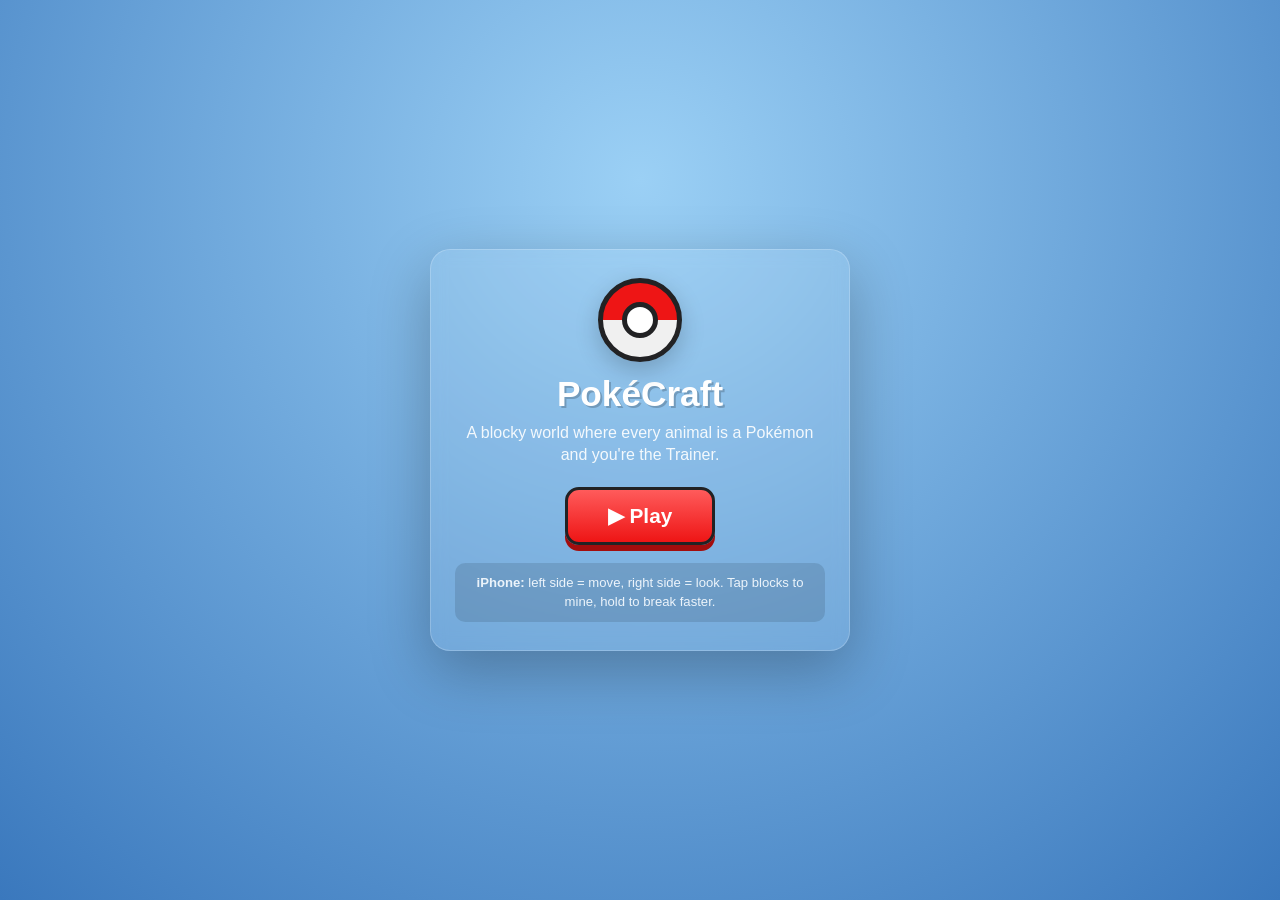
<file: pokecraft.html>
<!DOCTYPE html>
<html lang="en">
<head>
<meta charset="UTF-8" />
<meta name="viewport" content="width=device-width, initial-scale=1.0, maximum-scale=1.0, user-scalable=no, viewport-fit=cover" />
<meta name="apple-mobile-web-app-capable" content="yes" />
<meta name="apple-mobile-web-app-status-bar-style" content="black-translucent" />
<meta name="theme-color" content="#7ec0ee" />
<title>PokéCraft — Minecraft + Pokémon</title>
<link rel="icon" href="data:image/svg+xml,%3Csvg xmlns='http://www.w3.org/2000/svg' viewBox='0 0 32 32'%3E%3Ccircle cx='16' cy='16' r='15' fill='%23ee1515'/%3E%3Cpath d='M1 16h30' stroke='%23222' stroke-width='3'/%3E%3Cpath d='M1 16a15 15 0 0 0 30 0z' fill='%23f0f0f0'/%3E%3Ccircle cx='16' cy='16' r='4' fill='%23fff' stroke='%23222' stroke-width='2'/%3E%3C/svg%3E" />
<style>
* { margin: 0; padding: 0; box-sizing: border-box; -webkit-tap-highlight-color: transparent; }
:root { --poke-red: #ee1515; --poke-dark: #222224; }

html, body {
  width: 100%; height: 100%; overflow: hidden;
  background: #7ec0ee;
  font-family: -apple-system, BlinkMacSystemFont, "Segoe UI", Roboto, sans-serif;
  color: #fff;
  touch-action: none;
  -webkit-user-select: none; user-select: none;
  overscroll-behavior: none;
}

.hidden { display: none !important; }

/* ---------- Loading ---------- */
#loading {
  position: fixed; inset: 0; z-index: 50;
  display: flex; flex-direction: column; align-items: center; justify-content: center;
  background: radial-gradient(circle at 50% 30%, #9bd0f5, #4a90d9);
  gap: 18px;
}
#loading h1 { font-size: 2.4rem; letter-spacing: 1px; text-shadow: 2px 2px 0 #00000033; }
#loading p { opacity: .85; }

.pokeball-spin, .pokeball-logo {
  width: 84px; height: 84px; border-radius: 50%;
  background:
    linear-gradient(#ee1515 0 50%, #f0f0f0 50% 100%);
  border: 5px solid #222224; position: relative;
  box-shadow: 0 8px 24px #0003;
}
.pokeball-spin { animation: spin 1.1s linear infinite; }
.pokeball-spin::after, .pokeball-logo::after {
  content: ""; position: absolute; top: 50%; left: 50%;
  width: 26px; height: 26px; border-radius: 50%;
  background: #fff; border: 5px solid #222224; transform: translate(-50%, -50%);
}
@keyframes spin { to { transform: rotate(360deg); } }

/* ---------- Menu ---------- */
#menu {
  position: fixed; inset: 0; z-index: 40;
  display: flex; align-items: center; justify-content: center;
  background: radial-gradient(circle at 50% 20%, #9bd0f5, #3a78bd);
  padding: 20px;
}
.menu-card {
  background: #ffffff14; backdrop-filter: blur(8px);
  border: 1px solid #ffffff33; border-radius: 20px;
  padding: 28px 24px; max-width: 420px; text-align: center;
  box-shadow: 0 20px 60px #0004;
}
.menu-card .pokeball-logo { margin: 0 auto 12px; }
.menu-card h1 { font-size: 2.2rem; margin-bottom: 8px; text-shadow: 2px 2px 0 #00000033; }
.menu-card .tag { opacity: .9; margin-bottom: 20px; line-height: 1.4; }
#play-btn {
  font-size: 1.3rem; font-weight: 700; color: #fff; cursor: pointer;
  background: linear-gradient(#ff5b5b, var(--poke-red));
  border: 3px solid #222224; border-radius: 14px;
  padding: 14px 40px; box-shadow: 0 6px 0 #a30d0d; transition: transform .08s;
}
#play-btn:active { transform: translateY(4px); box-shadow: 0 2px 0 #a30d0d; }
.menu-card .hint {
  margin-top: 18px; font-size: .82rem; opacity: .85; line-height: 1.5;
  background: #00000022; padding: 10px 12px; border-radius: 10px;
}

/* ---------- Game / HUD ---------- */
#game { position: fixed; inset: 0; z-index: 10; }
#c { display: block; width: 100%; height: 100%; }

#crosshair {
  position: fixed; top: 50%; left: 50%; transform: translate(-50%, -50%);
  font-size: 22px; color: #ffffffcc; text-shadow: 0 0 3px #000; pointer-events: none; z-index: 12;
}

#topbar {
  position: fixed; top: calc(env(safe-area-inset-top) + 8px); left: 0; right: 0;
  display: flex; justify-content: space-between; align-items: center;
  padding: 0 14px; z-index: 12; pointer-events: none;
}
#health { display: flex; gap: 2px; font-size: 18px; filter: drop-shadow(0 1px 1px #000); }
#coords {
  font-size: 12px; background: #00000055; padding: 4px 8px; border-radius: 8px;
  font-variant-numeric: tabular-nums;
}

#hotbar {
  position: fixed; bottom: calc(env(safe-area-inset-bottom) + 10px); left: 50%;
  transform: translateX(-50%); display: flex; gap: 6px; z-index: 13; pointer-events: auto;
}
.slot {
  width: 52px; height: 52px; border-radius: 10px;
  background: #00000055; border: 2px solid #ffffff33;
  display: flex; flex-direction: column; align-items: center; justify-content: center;
  position: relative; cursor: pointer;
}
.slot.active { border-color: #fff; background: #ffffff33; transform: scale(1.06); }
.slot .swatch { width: 30px; height: 30px; border-radius: 6px; border: 1px solid #0004; }
.slot .name { position: absolute; bottom: 2px; font-size: 8px; opacity: .8; white-space: nowrap; }
.slot .key { position: absolute; top: 2px; left: 4px; font-size: 9px; opacity: .6; }

#toast {
  position: fixed; top: 22%; left: 50%; transform: translateX(-50%);
  z-index: 20; pointer-events: none; display: flex; flex-direction: column; gap: 8px; align-items: center;
}
.toast-item {
  background: #222224ee; border: 2px solid #ffcb05; border-radius: 12px;
  padding: 10px 18px; font-weight: 600; text-align: center;
  animation: pop .3s ease, fade .5s ease 1.8s forwards;
  box-shadow: 0 6px 20px #0006;
}
.toast-item small { display: block; font-weight: 400; opacity: .8; font-size: .75rem; }
@keyframes pop { from { transform: scale(.7); opacity: 0; } to { transform: scale(1); opacity: 1; } }
@keyframes fade { to { opacity: 0; transform: translateY(-10px); } }

/* ---------- Touch UI ---------- */
#joystick {
  position: fixed; bottom: calc(env(safe-area-inset-bottom) + 70px); left: 24px;
  width: 130px; height: 130px; border-radius: 50%;
  background: #ffffff1a; border: 2px solid #ffffff33; z-index: 14; touch-action: none;
}
#stick {
  position: absolute; top: 50%; left: 50%; transform: translate(-50%, -50%);
  width: 56px; height: 56px; border-radius: 50%;
  background: #ffffff55; border: 2px solid #ffffff88;
}
#action-buttons {
  position: fixed; bottom: calc(env(safe-area-inset-bottom) + 70px); right: 20px;
  display: grid; grid-template-columns: 64px 64px; grid-template-rows: 64px 64px; gap: 10px;
  z-index: 14;
}
.abtn {
  width: 64px; height: 64px; border-radius: 50%; font-size: 26px; color: #fff;
  background: #ffffff22; border: 2px solid #ffffff55; touch-action: none;
}
.abtn:active { background: #ffffff44; }
#btn-jump { grid-column: 2; grid-row: 1; }
#btn-place { grid-column: 1; grid-row: 2; }
#btn-break { grid-column: 2; grid-row: 2; }
.minibtn {
  position: fixed; right: 20px; top: calc(env(safe-area-inset-top) + 50px);
  z-index: 14; background: #ffffff22; border: 2px solid #ffffff55; color: #fff;
  border-radius: 10px; padding: 8px 12px; font-size: 13px;
}
.minibtn.on { background: #ffcb05; color: #222224; }

#desktop-hint {
  position: fixed; bottom: 80px; left: 50%; transform: translateX(-50%);
  background: #00000066; padding: 8px 14px; border-radius: 10px; font-size: 12px;
  z-index: 12; text-align: center;
}

</style>
</head>
<body>
  <!-- Loading screen -->
  <div id="loading">
    <div class="pokeball-spin"></div>
    <h1>PokéCraft</h1>
    <p id="load-text">Generating your world…</p>
  </div>

  <!-- Start menu -->
  <div id="menu" class="hidden">
    <div class="menu-card">
      <div class="pokeball-logo"></div>
      <h1>PokéCraft</h1>
      <p class="tag">A blocky world where every animal is a Pokémon and you're the Trainer.</p>
      <button id="play-btn">▶ Play</button>
      <div class="hint">
        <strong>iPhone:</strong> left side = move, right side = look. Tap blocks to mine, hold to break faster.
      </div>
    </div>
  </div>

  <!-- Game canvas mount -->
  <div id="game" class="hidden">
    <canvas id="c"></canvas>

    <!-- HUD -->
    <div id="crosshair">+</div>

    <div id="topbar">
      <div id="health"></div>
      <div id="coords">x:0 y:0 z:0</div>
    </div>

    <!-- Hotbar -->
    <div id="hotbar"></div>

    <!-- Pokédex / catch toast -->
    <div id="toast"></div>

    <!-- Touch controls -->
    <div id="touch-ui" class="hidden">
      <div id="joystick">
        <div id="stick"></div>
      </div>
      <div id="action-buttons">
        <button id="btn-jump" class="abtn">⤴</button>
        <button id="btn-place" class="abtn">▣</button>
        <button id="btn-break" class="abtn">⛏</button>
      </div>
      <button id="btn-fly" class="minibtn">✈ Fly</button>
    </div>

    <!-- Desktop hint -->
    <div id="desktop-hint">Click to play · WASD move · Space jump · Left-click mine · Right-click place · 1-9 select · F fly</div>
  </div>

  <script>
// =============================================================
// PokéCraft — a tiny Minecraft-style voxel sandbox, Pokémon mode
// Pure WebGL, zero external dependencies. Plays on iPhone & desktop.
// =============================================================

// ---------- tiny mat4 / vec helpers ----------
const Mat = {
  perspective(fovy, aspect, near, far) {
    const f = 1 / Math.tan(fovy / 2), nf = 1 / (near - far);
    return [f / aspect, 0, 0, 0, 0, f, 0, 0, 0, 0, (far + near) * nf, -1, 0, 0, 2 * far * near * nf, 0];
  },
  lookAt(ex, ey, ez, cx, cy, cz, ux, uy, uz) {
    let zx = ex - cx, zy = ey - cy, zz = ez - cz;
    let zl = Math.hypot(zx, zy, zz) || 1; zx /= zl; zy /= zl; zz /= zl;
    let xx = uy * zz - uz * zy, xy = uz * zx - ux * zz, xz = ux * zy - uy * zx;
    let xl = Math.hypot(xx, xy, xz) || 1; xx /= xl; xy /= xl; xz /= xl;
    let yx = zy * xz - zz * xy, yy = zz * xx - zx * xz, yz = zx * xy - zy * xx;
    return [
      xx, yx, zx, 0, xy, yy, zy, 0, xz, yz, zz, 0,
      -(xx * ex + xy * ey + xz * ez), -(yx * ex + yy * ey + yz * ez), -(zx * ex + zy * ey + zz * ez), 1,
    ];
  },
};

// ---------- Block / item definitions (Pokémon themed) ----------
const BLOCKS = {
  grass:   { name: 'Leaf-Stone Grass', top: 0x6abe30, side: 0x7d5a3c, solid: true },
  dirt:    { name: 'Soft Soil',        top: 0x7d5a3c, side: 0x7d5a3c, solid: true },
  stone:   { name: 'Hard Rock',        top: 0x8a8a8a, side: 0x8a8a8a, solid: true },
  sand:    { name: 'Route Sand',       top: 0xe6d59a, side: 0xe6d59a, solid: true },
  water:   { name: 'Water (HM03)',     top: 0x3f7be0, side: 0x3f7be0, solid: false, alpha: 0.72 },
  wood:    { name: 'Berry Log',        top: 0x9c6b3f, side: 0x6e4a2b, solid: true },
  leaves:  { name: 'Berry Leaves',     top: 0x3fae45, side: 0x3fae45, solid: true, alpha: 0.95 },
  pokeore: { name: 'Thunder Stone Ore',top: 0xffe14d, side: 0x8a8a8a, solid: true },
  fire:    { name: 'Fire Stone Block',  top: 0xff5b3c, side: 0xd23b1f, solid: true },
  water_s: { name: 'Water Stone Block', top: 0x49b6ff, side: 0x2f8fe0, solid: true },
  potion:  { name: 'Potion Brick',      top: 0xff6fae, side: 0xd24f8e, solid: true },
};
const BLOCK_IDS = Object.keys(BLOCKS);
const ID = {}; BLOCK_IDS.forEach((k, i) => ID[k] = i + 1); // 0 = air

const HOTBAR = [
  { block: 'grass' }, { block: 'dirt' }, { block: 'stone' }, { block: 'sand' },
  { block: 'wood' }, { block: 'leaves' }, { block: 'fire' }, { block: 'water_s' }, { block: 'potion' },
];

// ---------- World config + storage ----------
const WORLD = { size: 64, height: 32, water: 8 };
const voxels = new Int8Array(WORLD.size * WORLD.height * WORLD.size);
const vIndex = (x, y, z) => (y * WORLD.size + z) * WORLD.size + x;
const inBounds = (x, y, z) => x >= 0 && x < WORLD.size && y >= 0 && y < WORLD.height && z >= 0 && z < WORLD.size;
function getVoxel(x, y, z) { return inBounds(x, y, z) ? voxels[vIndex(x, y, z)] : 0; }
function setVoxel(x, y, z, v) { if (inBounds(x, y, z)) voxels[vIndex(x, y, z)] = v; }

// ---------- value-noise terrain ----------
function makeNoise(seed) {
  let s = seed;
  const rand = () => { s = (s * 16807) % 2147483647; return (s % 1000) / 1000; };
  const grid = {};
  const corner = (ix, iz) => { const k = ix + ',' + iz; if (grid[k] === undefined) grid[k] = rand(); return grid[k]; };
  const lerp = (a, b, t) => a + (b - a) * (t * t * (3 - 2 * t));
  return (x, z) => {
    const ix = Math.floor(x), iz = Math.floor(z), fx = x - ix, fz = z - iz;
    const a = corner(ix, iz), b = corner(ix + 1, iz), c = corner(ix, iz + 1), d = corner(ix + 1, iz + 1);
    return lerp(lerp(a, b, fx), lerp(c, d, fx), fz);
  };
}

function generateWorld() {
  const n1 = makeNoise(1337), n2 = makeNoise(99);
  for (let x = 0; x < WORLD.size; x++)
    for (let z = 0; z < WORLD.size; z++) {
      const h = WORLD.water + Math.floor(n1(x / 16, z / 16) * 12) + Math.floor(n2(x / 7, z / 7) * 4);
      for (let y = 0; y <= h; y++) {
        let b = ID.stone;
        if (y === h) b = (h <= WORLD.water + 1) ? ID.sand : ID.grass;
        else if (y > h - 3) b = ID.dirt;
        else if (n2(x / 3 + y, z / 3) > 0.82) b = ID.pokeore;
        setVoxel(x, y, z, b);
      }
      for (let y = h + 1; y <= WORLD.water; y++) setVoxel(x, y, z, ID.water);
      if (h > WORLD.water + 1 && Math.random() < 0.02) plantTree(x, h + 1, z);
    }
}

function plantTree(x, y, z) {
  const trunk = 4 + Math.floor(Math.random() * 2);
  for (let i = 0; i < trunk; i++) setVoxel(x, y + i, z, ID.wood);
  const top = y + trunk;
  for (let dx = -2; dx <= 2; dx++)
    for (let dz = -2; dz <= 2; dz++)
      for (let dy = -1; dy <= 1; dy++) {
        if (Math.abs(dx) + Math.abs(dz) + Math.abs(dy) > 3) continue;
        if (getVoxel(x + dx, top + dy, z + dz) === 0) setVoxel(x + dx, top + dy, z + dz, ID.leaves);
      }
}

// ---------- geometry helpers ----------
const FACES = [
  { dir: [1, 0, 0], corners: [[1, 0, 0], [1, 1, 0], [1, 1, 1], [1, 0, 1]], shade: 0.8 },
  { dir: [-1, 0, 0], corners: [[0, 0, 1], [0, 1, 1], [0, 1, 0], [0, 0, 0]], shade: 0.8 },
  { dir: [0, 1, 0], corners: [[0, 1, 1], [1, 1, 1], [1, 1, 0], [0, 1, 0]], shade: 1.0 },
  { dir: [0, -1, 0], corners: [[0, 0, 0], [1, 0, 0], [1, 0, 1], [0, 0, 1]], shade: 0.55 },
  { dir: [0, 0, 1], corners: [[1, 0, 1], [1, 1, 1], [0, 1, 1], [0, 0, 1]], shade: 0.9 },
  { dir: [0, 0, -1], corners: [[0, 0, 0], [0, 1, 0], [1, 1, 0], [1, 0, 0]], shade: 0.7 },
];
const hexRGB = (hex) => [((hex >> 16) & 255) / 255, ((hex >> 8) & 255) / 255, (hex & 255) / 255];

// build interleaved [x,y,z, r,g,b] vertex arrays for world
function buildWorldGeometry() {
  const opaque = [], trans = [];
  for (let y = 0; y < WORLD.height; y++)
    for (let z = 0; z < WORLD.size; z++)
      for (let x = 0; x < WORLD.size; x++) {
        const v = getVoxel(x, y, z);
        if (v === 0) continue;
        const def = BLOCKS[BLOCK_IDS[v - 1]];
        const arr = def.alpha ? trans : opaque;
        for (let f = 0; f < 6; f++) {
          const F = FACES[f], d = F.dir;
          const nb = getVoxel(x + d[0], y + d[1], z + d[2]);
          const nbDef = nb ? BLOCKS[BLOCK_IDS[nb - 1]] : null;
          if (nb !== 0 && (!nbDef.alpha || nb === v)) continue;
          const base = (f === 2) ? def.top : def.side;
          const [r, g, b] = hexRGB(base), sh = F.shade;
          const c = F.corners;
          // two triangles: 0,1,2  0,2,3
          for (const ci of [0, 1, 2, 0, 2, 3]) {
            arr.push(x + c[ci][0], y + c[ci][1], z + c[ci][2], r * sh, g * sh, b * sh);
          }
        }
      }
  return { opaque: new Float32Array(opaque), trans: new Float32Array(trans) };
}

// =============================================================
// Pokémon mobs (sheep->Wooloo, pig->Tepig, + Pikachu)
// Each mob = array of boxes {x,y,z (offset), w,h,d, c}
// =============================================================
const MOB_PARTS = {
  wooloo: [
    { w: 1.0, h: 0.9, d: 1.3, x: 0, y: 0.8, z: 0, c: 0xf3f0e7 },
    { w: 0.55, h: 0.55, d: 0.5, x: 0, y: 0.95, z: 0.75, c: 0x6b4a36 },
    { w: 0.18, h: 0.5, d: 0.18, x: -0.3, y: 0.25, z: 0.4, c: 0x4a3526 },
    { w: 0.18, h: 0.5, d: 0.18, x: 0.3, y: 0.25, z: 0.4, c: 0x4a3526 },
    { w: 0.18, h: 0.5, d: 0.18, x: -0.3, y: 0.25, z: -0.4, c: 0x4a3526 },
    { w: 0.18, h: 0.5, d: 0.18, x: 0.3, y: 0.25, z: -0.4, c: 0x4a3526 },
  ],
  tepig: [
    { w: 1.0, h: 0.85, d: 1.2, x: 0, y: 0.7, z: 0, c: 0xe8542f },
    { w: 0.7, h: 0.7, d: 0.6, x: 0, y: 0.85, z: 0.7, c: 0x2b2b2b },
    { w: 0.3, h: 0.25, d: 0.1, x: 0, y: 0.8, z: 1.05, c: 0xf2b04a },
    { w: 0.18, h: 0.4, d: 0.18, x: -0.3, y: 0.2, z: 0.4, c: 0x2b2b2b },
    { w: 0.18, h: 0.4, d: 0.18, x: 0.3, y: 0.2, z: 0.4, c: 0x2b2b2b },
    { w: 0.18, h: 0.4, d: 0.18, x: -0.3, y: 0.2, z: -0.4, c: 0x2b2b2b },
    { w: 0.18, h: 0.4, d: 0.18, x: 0.3, y: 0.2, z: -0.4, c: 0x2b2b2b },
  ],
  pikachu: [
    { w: 0.8, h: 0.9, d: 1.0, x: 0, y: 0.7, z: 0, c: 0xffe14d },
    { w: 0.7, h: 0.7, d: 0.5, x: 0, y: 1.05, z: 0.45, c: 0xffe14d },
    { w: 0.16, h: 0.5, d: 0.12, x: -0.22, y: 1.55, z: 0.25, c: 0x222224 },
    { w: 0.16, h: 0.5, d: 0.12, x: 0.22, y: 1.55, z: 0.25, c: 0x222224 },
    { w: 0.2, h: 0.2, d: 0.08, x: -0.28, y: 0.98, z: 0.72, c: 0xff5b5b },
    { w: 0.2, h: 0.2, d: 0.08, x: 0.28, y: 0.98, z: 0.72, c: 0xff5b5b },
    { w: 0.18, h: 0.35, d: 0.18, x: -0.22, y: 0.2, z: 0.2, c: 0xd9a800 },
    { w: 0.18, h: 0.35, d: 0.18, x: 0.22, y: 0.2, z: 0.2, c: 0xd9a800 },
  ],
};
const MOB_KEYS = Object.keys(MOB_PARTS);
const MOB_LABEL = { wooloo: 'Wooloo', tepig: 'Tepig', pikachu: 'Pikachu' };
const mobs = [];

function columnTop(x, z) {
  for (let y = WORLD.height - 1; y >= 0; y--) {
    const v = getVoxel(x, y, z);
    if (v !== 0 && !BLOCKS[BLOCK_IDS[v - 1]].alpha) return y;
  }
  return WORLD.water;
}

function spawnMobs(count) {
  for (let i = 0; i < count; i++) {
    const type = MOB_KEYS[Math.floor(Math.random() * MOB_KEYS.length)];
    const x = 4 + Math.random() * (WORLD.size - 8);
    const z = 4 + Math.random() * (WORLD.size - 8);
    const y = columnTop(Math.floor(x), Math.floor(z)) + 1;
    mobs.push({ type, x, y, z, yaw: Math.random() * 6.28, vx: 0, vz: 0, timer: 0, caught: false });
  }
}

function updateMobs(dt) {
  for (const m of mobs) {
    if (m.caught) continue;
    m.timer -= dt;
    if (m.timer <= 0) {
      m.timer = 1 + Math.random() * 3;
      m.yaw = Math.random() * Math.PI * 2;
      const sp = 0.6;
      m.vx = Math.cos(m.yaw) * sp; m.vz = Math.sin(m.yaw) * sp;
    }
    const nx = m.x + m.vx * dt, nz = m.z + m.vz * dt;
    if (nx > 1 && nx < WORLD.size - 1 && nz > 1 && nz < WORLD.size - 1) {
      m.x = nx; m.z = nz; m.y = columnTop(Math.floor(nx), Math.floor(nz)) + 1;
    } else m.timer = 0;
  }
}

// build mob geometry each frame into interleaved array
function buildMobGeometry() {
  const arr = [];
  const S = 0.85;
  for (const m of mobs) {
    if (m.caught) continue;
    const cy = Math.cos(m.yaw), sy = Math.sin(m.yaw);
    const bob = Math.sin(performance.now() / 220 + m.x) * 0.03;
    for (const p of MOB_PARTS[m.type]) {
      const [r, g, b] = hexRGB(p.c);
      const hx = p.w / 2, hy = p.h / 2, hz = p.d / 2;
      for (let f = 0; f < 6; f++) {
        const F = FACES[f], sh = F.shade, c = F.corners;
        for (const ci of [0, 1, 2, 0, 2, 3]) {
          // local part vertex
          const lx = (p.x - hx) + c[ci][0] * p.w;
          const ly = (p.y - hy) + c[ci][1] * p.h;
          const lz = (p.z - hz) + c[ci][2] * p.d;
          // rotate around Y, scale, translate to mob world pos
          const rx = lx * cy - lz * sy;
          const rz = lx * sy + lz * cy;
          arr.push(m.x + rx * S, m.y + ly * S + bob, m.z + rz * S, r * sh, g * sh, b * sh);
        }
      }
    }
  }
  return new Float32Array(arr);
}

// =============================================================
// Player + controls
// =============================================================
const player = {
  x: WORLD.size / 2, y: WORLD.height, z: WORLD.size / 2,
  vx: 0, vy: 0, vz: 0,
  yaw: 0, pitch: 0, onGround: false, fly: false,
  height: 1.6, radius: 0.3, health: 10, selected: 0, caught: 0,
};
const input = { f: 0, b: 0, l: 0, r: 0, jump: false, crouch: false };
const GRAV = 24, SPEED = 5.2, FLYSPEED = 9, JUMP = 8.5;

function spawnPlayer() {
  const cx = Math.floor(WORLD.size / 2), cz = Math.floor(WORLD.size / 2);
  player.x = cx + 0.5; player.y = columnTop(cx, cz) + 2.5; player.z = cz + 0.5;
  player.vx = player.vy = player.vz = 0;
}

function lookDir() {
  return [
    -Math.sin(player.yaw) * Math.cos(player.pitch),
    Math.sin(player.pitch),
    -Math.cos(player.yaw) * Math.cos(player.pitch),
  ];
}

// DDA-ish raycast through voxels
function raycastVoxel(maxDist = 6) {
  const [dx, dy, dz] = lookDir();
  const ox = player.x, oy = player.y, oz = player.z; // eye at player.y
  let t = 0; const step = 0.05;
  let ix = Math.floor(ox), iy = Math.floor(oy), iz = Math.floor(oz);
  let prev = [ix, iy, iz];
  while (t < maxDist) {
    t += step;
    const cx = Math.floor(ox + dx * t), cy = Math.floor(oy + dy * t), cz = Math.floor(oz + dz * t);
    if (cx === ix && cy === iy && cz === iz) continue;
    prev = [ix, iy, iz]; ix = cx; iy = cy; iz = cz;
    const v = getVoxel(ix, iy, iz);
    if (v !== 0 && !BLOCKS[BLOCK_IDS[v - 1]].alpha) return { hit: [ix, iy, iz], place: prev };
  }
  return null;
}

function mineBlock() {
  const r = raycastVoxel(); if (!r) return;
  const [x, y, z] = r.hit, v = getVoxel(x, y, z);
  if (v === 0) return;
  setVoxel(x, y, z, 0); worldDirty = true;
  showToast('⛏ Mined ' + BLOCKS[BLOCK_IDS[v - 1]].name);
}

function placeBlock() {
  const r = raycastVoxel(); if (!r) return;
  const [x, y, z] = r.place;
  if (getVoxel(x, y, z) !== 0) return;
  const feet = player.y - player.height;
  if (x === Math.floor(player.x) && z === Math.floor(player.z) &&
      y >= Math.floor(feet) && y <= Math.floor(player.y)) return;
  setVoxel(x, y, z, ID[HOTBAR[player.selected].block]); worldDirty = true;
}

function throwPokeball() {
  const [dx, dy, dz] = lookDir();
  let best = null, bestDot = 0.4;
  for (const m of mobs) {
    if (m.caught) continue;
    let tx = m.x - player.x, ty = (m.y + 0.6) - player.y, tz = m.z - player.z;
    const dist = Math.hypot(tx, ty, tz);
    if (dist > 9) continue;
    tx /= dist; ty /= dist; tz /= dist;
    const dot = tx * dx + ty * dy + tz * dz;
    if (dot > bestDot) { bestDot = dot; best = m; }
  }
  if (best) {
    best.caught = true; player.caught++;
    showToast('🔴 Gotcha! ' + MOB_LABEL[best.type] + ' was caught!', 'Pokédex: ' + player.caught + ' caught');
  } else showToast('🔴 …the ball missed!');
}

// ---------- physics ----------
function solidAt(x, y, z) {
  const v = getVoxel(Math.floor(x), Math.floor(y), Math.floor(z));
  return v !== 0 && BLOCKS[BLOCK_IDS[v - 1]].solid;
}

function collide(axis, amount) {
  const r = player.radius;
  player[axis] += amount;
  const yBottom = player.y - player.height, yTop = player.y;
  for (let bx = Math.floor(player.x - r); bx <= Math.floor(player.x + r); bx++)
    for (let bz = Math.floor(player.z - r); bz <= Math.floor(player.z + r); bz++)
      for (let by = Math.floor(yBottom); by <= Math.floor(yTop); by++) {
        if (!solidAt(bx, by, bz)) continue;
        if (axis === 'x') { player.x = amount > 0 ? bx - r - 0.001 : bx + 1 + r + 0.001; player.vx = 0; }
        else if (axis === 'z') { player.z = amount > 0 ? bz - r - 0.001 : bz + 1 + r + 0.001; player.vz = 0; }
        else {
          if (amount > 0) { player.y = by - 0.001; player.vy = 0; }
          else { player.y = by + 1 + player.height + 0.001; player.vy = 0; player.onGround = true; }
        }
        return;
      }
}

function updatePlayer(dt) {
  const sp = player.fly ? FLYSPEED : SPEED;
  const fwd = [-Math.sin(player.yaw), -Math.cos(player.yaw)];
  const rgt = [Math.cos(player.yaw), -Math.sin(player.yaw)];
  let mx = fwd[0] * (input.f - input.b) + rgt[0] * (input.r - input.l);
  let mz = fwd[1] * (input.f - input.b) + rgt[1] * (input.r - input.l);
  const ml = Math.hypot(mx, mz);
  if (ml > 0) { mx /= ml; mz /= ml; }

  player.vx = mx * sp; player.vz = mz * sp;
  if (player.fly) {
    player.vy = input.jump ? sp : (input.crouch ? -sp : player.vy * 0.8);
  } else {
    player.vy -= GRAV * dt;
    if (input.jump && player.onGround) { player.vy = JUMP; player.onGround = false; }
  }
  player.onGround = false;
  collide('x', player.vx * dt);
  collide('z', player.vz * dt);
  collide('y', player.vy * dt);
  if (player.y < -10) spawnPlayer();
}

// =============================================================
// WebGL renderer
// =============================================================
let gl, prog, uProj, uView, uAlpha, uFog, uNear, uFar, aPos, aColor;
let bufOpaque, bufTrans, bufMob, cntOpaque = 0, cntTrans = 0;
let worldDirty = true;
const SKY = hexRGB(0x7ec0ee);

const VS = `
attribute vec3 aPos; attribute vec3 aColor;
uniform mat4 uProj; uniform mat4 uView;
varying vec3 vColor; varying float vDist;
void main(){
  vec4 vp = uView * vec4(aPos, 1.0);
  vDist = -vp.z;
  vColor = aColor;
  gl_Position = uProj * vp;
}`;
const FS = `
precision mediump float;
varying vec3 vColor; varying float vDist;
uniform vec3 uFog; uniform float uNear; uniform float uFar; uniform float uAlpha;
void main(){
  float f = clamp((vDist - uNear) / (uFar - uNear), 0.0, 1.0);
  gl_FragColor = vec4(mix(vColor, uFog, f), uAlpha);
}`;

function compile(type, src) {
  const s = gl.createShader(type);
  gl.shaderSource(s, src); gl.compileShader(s);
  if (!gl.getShaderParameter(s, gl.COMPILE_STATUS)) throw new Error(gl.getShaderInfoLog(s));
  return s;
}

function initGL() {
  const canvas = document.getElementById('c');
  gl = canvas.getContext('webgl', { antialias: false }) || canvas.getContext('experimental-webgl');
  if (!gl) { alert('WebGL not supported on this device.'); return false; }
  prog = gl.createProgram();
  gl.attachShader(prog, compile(gl.VERTEX_SHADER, VS));
  gl.attachShader(prog, compile(gl.FRAGMENT_SHADER, FS));
  gl.linkProgram(prog);
  if (!gl.getProgramParameter(prog, gl.LINK_STATUS)) throw new Error(gl.getProgramInfoLog(prog));
  gl.useProgram(prog);
  aPos = gl.getAttribLocation(prog, 'aPos');
  aColor = gl.getAttribLocation(prog, 'aColor');
  uProj = gl.getUniformLocation(prog, 'uProj');
  uView = gl.getUniformLocation(prog, 'uView');
  uAlpha = gl.getUniformLocation(prog, 'uAlpha');
  uFog = gl.getUniformLocation(prog, 'uFog');
  uNear = gl.getUniformLocation(prog, 'uNear');
  uFar = gl.getUniformLocation(prog, 'uFar');
  bufOpaque = gl.createBuffer(); bufTrans = gl.createBuffer(); bufMob = gl.createBuffer();
  gl.enable(gl.DEPTH_TEST);
  gl.enable(gl.CULL_FACE); gl.cullFace(gl.BACK);
  gl.clearColor(SKY[0], SKY[1], SKY[2], 1);
  resize();
  window.addEventListener('resize', resize);
  return true;
}

function resize() {
  const canvas = document.getElementById('c');
  const dpr = Math.min(window.devicePixelRatio || 1, 2);
  canvas.width = Math.floor(window.innerWidth * dpr);
  canvas.height = Math.floor(window.innerHeight * dpr);
  canvas.style.width = window.innerWidth + 'px';
  canvas.style.height = window.innerHeight + 'px';
  gl.viewport(0, 0, canvas.width, canvas.height);
}

function uploadWorld() {
  const { opaque, trans } = buildWorldGeometry();
  gl.bindBuffer(gl.ARRAY_BUFFER, bufOpaque);
  gl.bufferData(gl.ARRAY_BUFFER, opaque, gl.STATIC_DRAW);
  cntOpaque = opaque.length / 6;
  gl.bindBuffer(gl.ARRAY_BUFFER, bufTrans);
  gl.bufferData(gl.ARRAY_BUFFER, trans, gl.STATIC_DRAW);
  cntTrans = trans.length / 6;
  worldDirty = false;
}

function bindAttribs() {
  const stride = 24; // 6 floats
  gl.enableVertexAttribArray(aPos);
  gl.vertexAttribPointer(aPos, 3, gl.FLOAT, false, stride, 0);
  gl.enableVertexAttribArray(aColor);
  gl.vertexAttribPointer(aColor, 3, gl.FLOAT, false, stride, 12);
}

function render() {
  const canvas = document.getElementById('c');
  const proj = Mat.perspective(75 * Math.PI / 180, canvas.width / canvas.height, 0.1, 200);
  const [dx, dy, dz] = lookDir();
  const view = Mat.lookAt(player.x, player.y, player.z, player.x + dx, player.y + dy, player.z + dz, 0, 1, 0);

  gl.clear(gl.COLOR_BUFFER_BIT | gl.DEPTH_BUFFER_BIT);
  gl.uniformMatrix4fv(uProj, false, proj);
  gl.uniformMatrix4fv(uView, false, view);
  gl.uniform3fv(uFog, SKY);
  gl.uniform1f(uNear, 30); gl.uniform1f(uFar, 70);

  // opaque world
  gl.disable(gl.BLEND);
  gl.depthMask(true);
  gl.uniform1f(uAlpha, 1.0);
  gl.bindBuffer(gl.ARRAY_BUFFER, bufOpaque); bindAttribs();
  gl.drawArrays(gl.TRIANGLES, 0, cntOpaque);

  // mobs (opaque) — rebuild every frame
  const mobData = buildMobGeometry();
  if (mobData.length) {
    gl.bindBuffer(gl.ARRAY_BUFFER, bufMob);
    gl.bufferData(gl.ARRAY_BUFFER, mobData, gl.DYNAMIC_DRAW);
    bindAttribs();
    gl.drawArrays(gl.TRIANGLES, 0, mobData.length / 6);
  }

  // transparent (water + leaves)
  gl.enable(gl.BLEND);
  gl.blendFunc(gl.SRC_ALPHA, gl.ONE_MINUS_SRC_ALPHA);
  gl.depthMask(false);
  gl.uniform1f(uAlpha, 0.78);
  gl.bindBuffer(gl.ARRAY_BUFFER, bufTrans); bindAttribs();
  gl.drawArrays(gl.TRIANGLES, 0, cntTrans);
  gl.depthMask(true);
}

// =============================================================
// HUD
// =============================================================
function buildHotbar() {
  const bar = document.getElementById('hotbar'); bar.innerHTML = '';
  HOTBAR.forEach((slot, i) => {
    const def = BLOCKS[slot.block];
    const el = document.createElement('div');
    el.className = 'slot' + (i === player.selected ? ' active' : '');
    el.innerHTML = `<span class="key">${i + 1}</span>` +
      `<div class="swatch" style="background:#${def.top.toString(16).padStart(6, '0')}"></div>` +
      `<span class="name">${def.name.split(' ')[0]}</span>`;
    el.onclick = () => selectSlot(i);
    bar.appendChild(el);
  });
}
function selectSlot(i) {
  player.selected = i;
  document.querySelectorAll('.slot').forEach((s, n) => s.classList.toggle('active', n === i));
}
function updateHealth() {
  let s = '';
  for (let i = 0; i < 10; i++) s += i < player.health ? '❤️' : '🖤';
  document.getElementById('health').textContent = s;
}
function updateCoords() {
  document.getElementById('coords').textContent =
    `x:${player.x.toFixed(0)} y:${player.y.toFixed(0)} z:${player.z.toFixed(0)} · 🔴${player.caught}`;
}
function showToast(text, sub) {
  const t = document.getElementById('toast');
  const el = document.createElement('div');
  el.className = 'toast-item';
  el.innerHTML = text + (sub ? `<small>${sub}</small>` : '');
  t.appendChild(el);
  setTimeout(() => el.remove(), 2400);
}

// =============================================================
// main loop
// =============================================================
let last = performance.now();
function loop() {
  requestAnimationFrame(loop);
  const now = performance.now();
  let dt = (now - last) / 1000; last = now;
  if (dt > 0.1) dt = 0.1;
  updatePlayer(dt);
  updateMobs(dt);
  if (worldDirty) uploadWorld();
  render();
  updateCoords();
}

// =============================================================
// input wiring
// =============================================================
const isTouch = ('ontouchstart' in window) || navigator.maxTouchPoints > 0;

function toggleFly() {
  player.fly = !player.fly; player.vx = player.vy = player.vz = 0;
  const btn = document.getElementById('btn-fly');
  if (btn) btn.classList.toggle('on', player.fly);
  showToast(player.fly ? '✈ Fly mode ON' : '🚶 Fly mode OFF');
}

function setupKeyboard() {
  const km = { KeyW: 'f', KeyS: 'b', KeyA: 'l', KeyD: 'r' };
  document.addEventListener('keydown', (e) => {
    if (km[e.code]) input[km[e.code]] = 1;
    if (e.code === 'Space') { input.jump = true; e.preventDefault(); }
    if (e.code === 'ShiftLeft') input.crouch = true;
    if (e.code === 'KeyF') toggleFly();
    if (e.code === 'KeyQ') throwPokeball();
    if (e.code.startsWith('Digit')) { const n = +e.code.slice(5); if (n >= 1 && n <= 9) selectSlot(n - 1); }
  });
  document.addEventListener('keyup', (e) => {
    if (km[e.code]) input[km[e.code]] = 0;
    if (e.code === 'Space') input.jump = false;
    if (e.code === 'ShiftLeft') input.crouch = false;
  });
}

function setupMouse() {
  const canvas = document.getElementById('c');
  canvas.addEventListener('click', () => { if (document.pointerLockElement !== canvas) canvas.requestPointerLock(); });
  document.addEventListener('mousemove', (e) => {
    if (document.pointerLockElement !== canvas) return;
    player.yaw -= e.movementX * 0.0025;
    player.pitch -= e.movementY * 0.0025;
    player.pitch = Math.max(-1.5, Math.min(1.5, player.pitch));
  });
  canvas.addEventListener('mousedown', (e) => {
    if (document.pointerLockElement !== canvas) return;
    if (e.button === 0) mineBlock();
    if (e.button === 2) placeBlock();
  });
  canvas.addEventListener('contextmenu', (e) => e.preventDefault());
  canvas.addEventListener('auxclick', (e) => { if (e.button === 1) throwPokeball(); });
}

function setupTouch() {
  document.getElementById('touch-ui').classList.remove('hidden');
  document.getElementById('desktop-hint').classList.add('hidden');

  const joy = document.getElementById('joystick'), stick = document.getElementById('stick');
  let joyId = null, cx = 0, cy = 0;
  const joyStart = (t) => { joyId = t.identifier; const r = joy.getBoundingClientRect(); cx = r.left + r.width / 2; cy = r.top + r.height / 2; };
  const joyMove = (t) => {
    let dx = t.clientX - cx, dy = t.clientY - cy;
    const max = 50, d = Math.hypot(dx, dy);
    if (d > max) { dx = dx / d * max; dy = dy / d * max; }
    stick.style.transform = `translate(${dx - 28}px, ${dy - 28}px)`;
    input.f = Math.max(0, -dy / max); input.b = Math.max(0, dy / max);
    input.l = Math.max(0, -dx / max); input.r = Math.max(0, dx / max);
  };
  const joyEnd = () => { joyId = null; stick.style.transform = 'translate(-50%,-50%)'; input.f = input.b = input.l = input.r = 0; };
  joy.addEventListener('touchstart', (e) => { e.preventDefault(); joyStart(e.changedTouches[0]); joyMove(e.changedTouches[0]); }, { passive: false });

  let lookId = null, lastX = 0, lastY = 0;
  const ignore = (t) => t.target.closest('#joystick') || t.target.closest('#action-buttons') || t.target.closest('#hotbar') || t.target.closest('.minibtn');

  document.addEventListener('touchstart', (e) => {
    for (const t of e.changedTouches) {
      if (t.identifier === joyId || ignore(t)) continue;
      if (lookId === null) { lookId = t.identifier; lastX = t.clientX; lastY = t.clientY; }
    }
  }, { passive: false });
  document.addEventListener('touchmove', (e) => {
    for (const t of e.changedTouches) {
      if (t.identifier === joyId) { joyMove(t); e.preventDefault(); }
      else if (t.identifier === lookId) {
        player.yaw -= (t.clientX - lastX) * 0.005;
        player.pitch -= (t.clientY - lastY) * 0.005;
        player.pitch = Math.max(-1.5, Math.min(1.5, player.pitch));
        lastX = t.clientX; lastY = t.clientY; e.preventDefault();
      }
    }
  }, { passive: false });
  document.addEventListener('touchend', (e) => {
    for (const t of e.changedTouches) {
      if (t.identifier === joyId) joyEnd();
      if (t.identifier === lookId) lookId = null;
    }
  });

  const jb = document.getElementById('btn-jump');
  jb.addEventListener('touchstart', (e) => { e.preventDefault(); input.jump = true; });
  jb.addEventListener('touchend', (e) => { e.preventDefault(); input.jump = false; });
  document.getElementById('btn-break').addEventListener('touchstart', (e) => { e.preventDefault(); mineBlock(); });
  document.getElementById('btn-place').addEventListener('touchstart', (e) => { e.preventDefault(); placeBlock(); });
  document.getElementById('btn-fly').addEventListener('click', toggleFly);

  let lastTap = 0;
  document.addEventListener('touchend', (e) => {
    const t = e.changedTouches[0];
    if (ignore(t)) return;
    const now = performance.now();
    if (now - lastTap < 300) throwPokeball();
    lastTap = now;
  });
}

// =============================================================
// boot
// =============================================================
function startGame() {
  document.getElementById('menu').classList.add('hidden');
  document.getElementById('game').classList.remove('hidden');
  if (!initGL()) return;
  spawnPlayer();
  spawnMobs(18);
  uploadWorld();
  buildHotbar();
  updateHealth();
  setupKeyboard();
  setupMouse();
  if (isTouch) setupTouch();
  else document.getElementById('desktop-hint').classList.remove('hidden');
  loop();
}

function boot() {
  generateWorld();
  document.getElementById('loading').classList.add('hidden');
  document.getElementById('menu').classList.remove('hidden');
  document.getElementById('play-btn').addEventListener('click', startGame, { once: true });
}

requestAnimationFrame(() => requestAnimationFrame(boot));

</script>
</body>
</html>
</file>
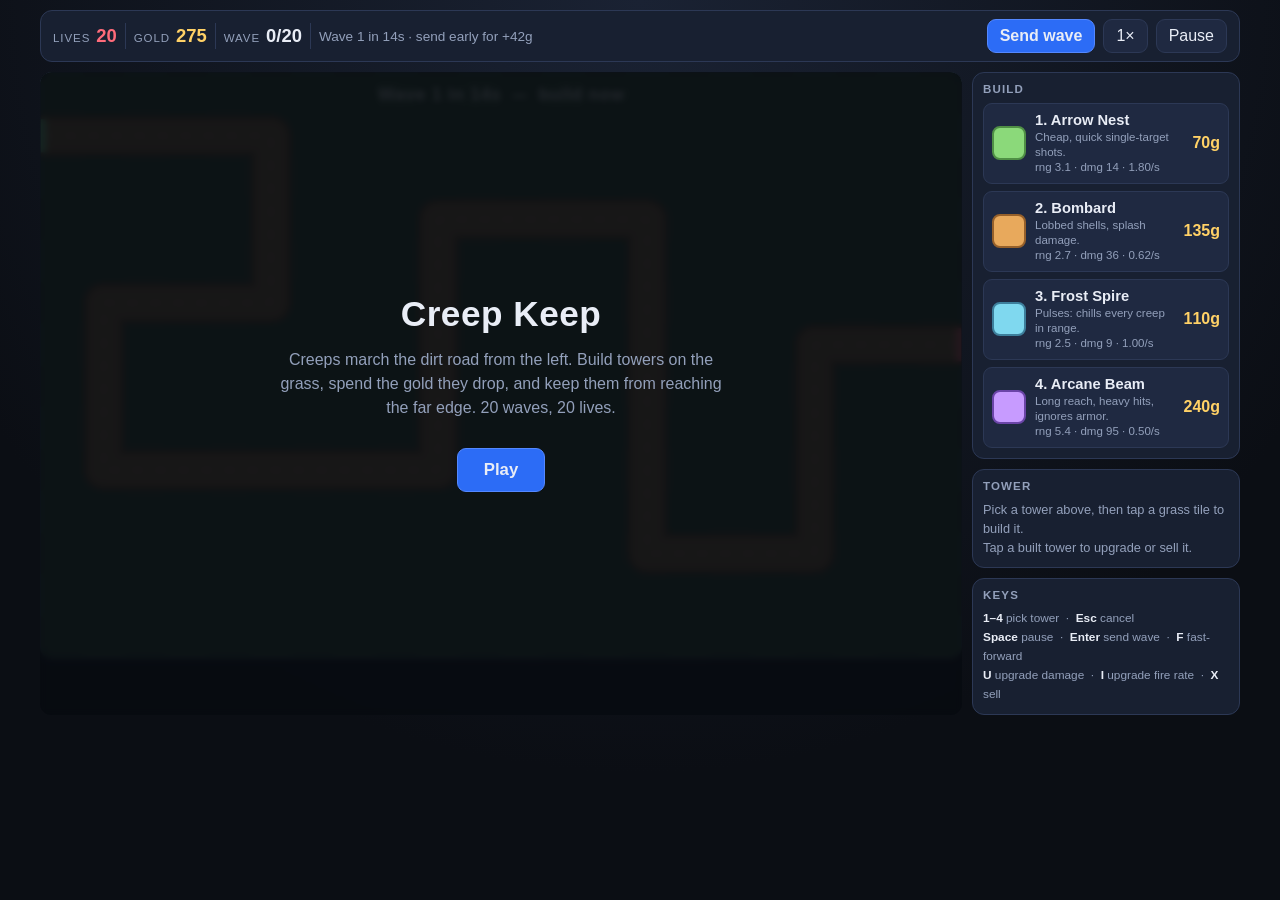
<file: towerdefense.html>
<!DOCTYPE html>
<html lang="en">
<head>
<meta charset="UTF-8" />
<meta name="viewport" content="width=device-width, initial-scale=1.0, viewport-fit=cover" />
<meta name="theme-color" content="#12161f" />
<title>Creep Keep — Tower Defense</title>
<link rel="icon" href="data:image/svg+xml,%3Csvg xmlns='http://www.w3.org/2000/svg' viewBox='0 0 32 32'%3E%3Crect width='32' height='32' rx='6' fill='%2312161f'/%3E%3Cpath d='M8 24V13l8-6 8 6v11z' fill='%23ffd166'/%3E%3Crect x='13' y='17' width='6' height='7' fill='%2312161f'/%3E%3C/svg%3E" />
<style>
* { margin: 0; padding: 0; box-sizing: border-box; -webkit-tap-highlight-color: transparent; }

:root {
  --bg: #0e1219;
  --panel: #182031;
  --panel-2: #1f2941;
  --line: #2c3855;
  --ink: #e9edf6;
  --muted: #93a0bb;
  --gold: #ffd166;
  --life: #ff6b7a;
  --good: #6ee7a0;
  --bad: #ff6b7a;
}

html, body {
  height: 100%;
  background: radial-gradient(circle at 50% 0%, #1a2233, #0b0e14 70%);
  color: var(--ink);
  font-family: ui-rounded, "Segoe UI", -apple-system, BlinkMacSystemFont, Roboto, sans-serif;
  overscroll-behavior: none;
}
body { display: flex; justify-content: center; padding: 10px; }
.hidden { display: none !important; }

#app {
  width: 100%; max-width: 1200px;
  display: grid;
  grid-template-columns: minmax(0, 1fr) 268px;
  grid-template-areas: "hud hud" "stage side";
  gap: 10px;
  align-content: start;
}

/* ---------- HUD ---------- */
#hud {
  grid-area: hud;
  display: flex; flex-wrap: wrap; align-items: center; gap: 8px;
  background: var(--panel); border: 1px solid var(--line); border-radius: 12px;
  padding: 8px 12px;
}
.stat { display: flex; align-items: baseline; gap: 6px; font-variant-numeric: tabular-nums; }
.stat .label { font-size: .72rem; text-transform: uppercase; letter-spacing: .08em; color: var(--muted); }
.stat .value { font-size: 1.15rem; font-weight: 700; }
#lives-v { color: var(--life); }
#gold-v { color: var(--gold); }
.sep { width: 1px; height: 26px; background: var(--line); }
#wave-info { color: var(--muted); font-size: .85rem; min-width: 160px; }
#hud .spacer { flex: 1; }

button {
  font: inherit; color: var(--ink); cursor: pointer;
  background: var(--panel-2); border: 1px solid var(--line);
  border-radius: 9px; padding: 7px 12px;
}
button:hover:not(:disabled) { border-color: #4a5d8f; background: #263353; }
button:disabled { opacity: .45; cursor: not-allowed; }
button.primary { background: #2c6cf6; border-color: #5488ff; font-weight: 700; }
button.primary:hover:not(:disabled) { background: #3d7bff; }

/* ---------- Stage ---------- */
#stage { grid-area: stage; position: relative; min-width: 0; }
canvas {
  display: block; width: 100%; height: auto; aspect-ratio: 22 / 14;
  border: 1px solid var(--line); border-radius: 12px;
  background: #253a2a; touch-action: manipulation;
}
#stage.shake canvas { animation: shake .28s; }
@keyframes shake {
  25% { transform: translate(-4px, 2px); }
  50% { transform: translate(3px, -3px); }
  75% { transform: translate(-2px, -1px); }
}

#overlay {
  position: absolute; inset: 0; z-index: 5;
  display: flex; flex-direction: column; align-items: center; justify-content: center; gap: 14px;
  text-align: center; padding: 20px; border-radius: 12px;
  background: rgba(8, 11, 17, .86); backdrop-filter: blur(3px);
}
#ov-title { font-size: 2.2rem; letter-spacing: .5px; }
#ov-sub { color: var(--muted); max-width: 460px; line-height: 1.5; }
#ov-stats { display: flex; gap: 22px; flex-wrap: wrap; justify-content: center; }
#ov-stats .s { font-size: .8rem; color: var(--muted); text-transform: uppercase; letter-spacing: .07em; }
#ov-stats .s b { display: block; font-size: 1.5rem; color: var(--ink); letter-spacing: 0; }
#ov-btn { font-size: 1.05rem; padding: 11px 26px; }

/* ---------- Side panel ---------- */
#side { grid-area: side; display: flex; flex-direction: column; gap: 10px; min-width: 0; }
.panel { background: var(--panel); border: 1px solid var(--line); border-radius: 12px; padding: 10px; }
.panel h2 {
  font-size: .72rem; text-transform: uppercase; letter-spacing: .1em;
  color: var(--muted); margin-bottom: 8px; font-weight: 700;
}

#shop { display: flex; flex-direction: column; gap: 7px; }
.card {
  display: grid; grid-template-columns: 34px 1fr auto; gap: 9px; align-items: center;
  text-align: left; padding: 8px; width: 100%;
}
.card .swatch { width: 34px; height: 34px; border-radius: 8px; border: 2px solid #0b0e14; }
.card .cname { display: block; font-weight: 700; font-size: .92rem; }
.card .cdesc { display: block; font-size: .72rem; color: var(--muted); line-height: 1.3; margin-top: 2px; }
.card .ccost { font-weight: 700; color: var(--gold); font-variant-numeric: tabular-nums; }
.card.selected { border-color: var(--gold); box-shadow: inset 0 0 0 1px var(--gold); }
.card.poor .ccost { color: var(--bad); }

#insp-empty { font-size: .8rem; color: var(--muted); line-height: 1.5; }
#it-name { font-size: 1rem; margin-bottom: 6px; }
.statrow {
  display: flex; justify-content: space-between; font-size: .8rem;
  padding: 3px 0; border-bottom: 1px dashed #26314c;
}
.statrow span:last-child { font-variant-numeric: tabular-nums; font-weight: 600; }
.pips { display: inline-flex; gap: 3px; vertical-align: middle; margin-left: 6px; }
.pip { width: 8px; height: 8px; border-radius: 2px; background: #33405f; }
.pip.on { background: var(--gold); }
#insp-tower .actions { display: flex; flex-direction: column; gap: 6px; margin-top: 9px; }
#insp-tower .actions button { text-align: left; font-size: .84rem; }
.cost { float: right; color: var(--gold); font-weight: 700; }
button:disabled .cost { color: var(--muted); }
#it-sell { background: #3a2231; border-color: #5d3049; }

#legend { font-size: .74rem; color: var(--muted); line-height: 1.6; }
#legend b { color: var(--ink); }

@media (max-width: 860px) {
  #app { grid-template-columns: minmax(0, 1fr); grid-template-areas: "hud" "stage" "side"; }
  #shop { display: grid; grid-template-columns: 1fr 1fr; }
  #ov-title { font-size: 1.6rem; }
}
@media (max-width: 560px) {
  #shop { grid-template-columns: 1fr; }
  #wave-info { min-width: 100%; order: 9; }
}
</style>
</head>
<body>
<div id="app">

  <header id="hud">
    <div class="stat"><span class="label">Lives</span><span class="value" id="lives-v">20</span></div>
    <div class="sep"></div>
    <div class="stat"><span class="label">Gold</span><span class="value" id="gold-v">0</span></div>
    <div class="sep"></div>
    <div class="stat"><span class="label">Wave</span><span class="value" id="wave-v">0/20</span></div>
    <div class="sep"></div>
    <div id="wave-info">Get ready…</div>
    <div class="spacer"></div>
    <button id="btn-send" class="primary">Send wave</button>
    <button id="btn-speed">1&times;</button>
    <button id="btn-pause">Pause</button>
  </header>

  <div id="stage">
    <canvas id="c"></canvas>
    <div id="overlay">
      <h1 id="ov-title">Creep Keep</h1>
      <p id="ov-sub"></p>
      <div id="ov-stats"></div>
      <button id="ov-btn" class="primary">Play</button>
    </div>
  </div>

  <aside id="side">
    <div class="panel">
      <h2>Build</h2>
      <div id="shop"></div>
    </div>

    <div class="panel" id="inspector">
      <h2>Tower</h2>
      <div id="insp-empty">
        Pick a tower above, then tap a grass tile to build it.<br />
        Tap a built tower to upgrade or sell it.
      </div>
      <div id="insp-tower" class="hidden">
        <div id="it-name"></div>
        <div id="it-stats"></div>
        <div class="actions">
          <button id="up-dmg"></button>
          <button id="up-rate"></button>
          <button id="it-target"></button>
          <button id="it-sell"></button>
        </div>
      </div>
    </div>

    <div class="panel">
      <h2>Keys</h2>
      <div id="legend">
        <b>1–4</b> pick tower &nbsp;·&nbsp; <b>Esc</b> cancel<br />
        <b>Space</b> pause &nbsp;·&nbsp; <b>Enter</b> send wave &nbsp;·&nbsp; <b>F</b> fast-forward<br />
        <b>U</b> upgrade damage &nbsp;·&nbsp; <b>I</b> upgrade fire rate &nbsp;·&nbsp; <b>X</b> sell
      </div>
    </div>
  </aside>

</div>

<script>
(() => {
'use strict';

/* ============================================================
   Board geometry
   ============================================================ */
const TILE = 40, COLS = 22, ROWS = 14, W = COLS * TILE, H = ROWS * TILE;

// Waypoints in grid coordinates; the first/last sit off-board so creeps
// walk in from the left edge and exit on the right.
const WAYPOINTS = [
  [-1, 1], [5, 1], [5, 5], [1, 5], [1, 9], [9, 9],
  [9, 3], [14, 3], [14, 11], [18, 11], [18, 6], [22, 6]
];

const pathCells = new Set();
for (let i = 0; i < WAYPOINTS.length - 1; i++) {
  const [c0, r0] = WAYPOINTS[i], [c1, r1] = WAYPOINTS[i + 1];
  const dc = Math.sign(c1 - c0), dr = Math.sign(r1 - r0);
  let c = c0, r = r0;
  for (;;) {
    if (c >= 0 && c < COLS && r >= 0 && r < ROWS) pathCells.add(c + ',' + r);
    if (c === c1 && r === r1) break;
    c += dc; r += dr;
  }
}

const PATH = WAYPOINTS.map(([c, r]) => ({ x: c * TILE + TILE / 2, y: r * TILE + TILE / 2 }));
const segLen = [], segStart = [];
let PATH_LEN = 0;
for (let i = 0; i < PATH.length - 1; i++) {
  segStart.push(PATH_LEN);
  const d = Math.hypot(PATH[i + 1].x - PATH[i].x, PATH[i + 1].y - PATH[i].y);
  segLen.push(d);
  PATH_LEN += d;
}

/* ============================================================
   Content: towers, creeps, waves
   ============================================================ */
const TOWERS = {
  arrow: {
    key: 'arrow', name: 'Arrow Nest', cost: 70, range: 3.1, damage: 14, rate: 1.8,
    kind: 'bullet', bulletSpeed: 470, color: '#8bd97a', accent: '#4f8f45',
    desc: 'Cheap, quick single-target shots.'
  },
  cannon: {
    key: 'cannon', name: 'Bombard', cost: 135, range: 2.7, damage: 36, rate: 0.62,
    kind: 'bullet', bulletSpeed: 280, splash: 1.2, color: '#e8a95c', accent: '#96602a',
    desc: 'Lobbed shells, splash damage.'
  },
  frost: {
    key: 'frost', name: 'Frost Spire', cost: 110, range: 2.5, damage: 9, rate: 1.0,
    kind: 'pulse', slow: 0.45, slowTime: 1.8, color: '#7fd8ef', accent: '#3d7f9c',
    desc: 'Pulses: chills every creep in range.'
  },
  arcane: {
    key: 'arcane', name: 'Arcane Beam', cost: 240, range: 5.4, damage: 95, rate: 0.5,
    kind: 'beam', pierceArmor: true, color: '#c79bff', accent: '#6b45a8',
    desc: 'Long reach, heavy hits, ignores armor.'
  }
};
const TOWER_KEYS = Object.keys(TOWERS);

const MAX_LVL = 4;                       // 4 upgrades per track on top of the base tier
const DMG_STEP = 1.35, RATE_STEP = 1.2;  // per upgrade level
const SELL_RATE = 0.65;

const CREEPS = {
  grunt:  { name: 'Grunt',   hp: 58,  speed: 56,  gold: 8,   armor: 0, r: 11, leak: 1, color: '#8fdc6a', accent: '#3f7a2c' },
  runner: { name: 'Runner',  hp: 42,  speed: 112, gold: 9,   armor: 0, r: 9,  leak: 1, color: '#6fc9ff', accent: '#2b6e9c' },
  wraith: { name: 'Wraith',  hp: 95,  speed: 78,  gold: 12,  armor: 2, r: 11, leak: 1, color: '#c79bff', accent: '#6a44a5' },
  brute:  { name: 'Brute',   hp: 245, speed: 38,  gold: 24,  armor: 5, r: 15, leak: 2, color: '#e0685f', accent: '#8c332c' },
  boss:   { name: 'Warlord', hp: 900, speed: 32,  gold: 220, armor: 9, r: 20, leak: 8, color: '#ffcf5c', accent: '#9a6f14' }
};

// Each wave is a list of groups: t=creep, n=count, gap=seconds between spawns,
// delay=pause after the previous group, at=absolute offset from wave start.
const WAVES = [
  [{ t: 'grunt', n: 8, gap: .85 }],
  [{ t: 'grunt', n: 12, gap: .7 }],
  [{ t: 'grunt', n: 8, gap: .7 }, { t: 'runner', n: 5, gap: .5, delay: 1.2 }],
  [{ t: 'runner', n: 12, gap: .45 }],
  [{ t: 'grunt', n: 10, gap: .5 }, { t: 'brute', n: 3, gap: 1.6, at: 0 }],
  [{ t: 'grunt', n: 16, gap: .45 }, { t: 'runner', n: 6, gap: .4, delay: 1 }],
  [{ t: 'runner', n: 14, gap: .35 }, { t: 'brute', n: 3, gap: 1.5, at: 1 }],
  [{ t: 'wraith', n: 10, gap: .5 }, { t: 'grunt', n: 10, gap: .4, at: 0 }],
  [{ t: 'brute', n: 6, gap: 1.2 }, { t: 'runner', n: 10, gap: .4, at: 1 }],
  [{ t: 'boss', n: 1, gap: 1 }, { t: 'grunt', n: 12, gap: .5, at: 2 }, { t: 'wraith', n: 6, gap: .6, at: 9 }],
  [{ t: 'wraith', n: 14, gap: .4 }, { t: 'brute', n: 3, gap: 1.4, at: 2 }],
  [{ t: 'runner', n: 20, gap: .3 }, { t: 'wraith', n: 8, gap: .5, at: 2 }],
  [{ t: 'brute', n: 8, gap: 1 }, { t: 'wraith', n: 8, gap: .5, at: 1 }],
  [{ t: 'grunt', n: 24, gap: .3 }, { t: 'runner', n: 14, gap: .3, at: 3 }],
  [{ t: 'boss', n: 1, gap: 1 }, { t: 'brute', n: 5, gap: 1.3, at: 2 }, { t: 'runner', n: 12, gap: .35, at: 6 }],
  [{ t: 'wraith', n: 18, gap: .35 }, { t: 'brute', n: 5, gap: 1.2, at: 3 }],
  [{ t: 'brute', n: 10, gap: .8 }, { t: 'runner', n: 16, gap: .3, at: 2 }],
  [{ t: 'runner', n: 24, gap: .25 }, { t: 'wraith', n: 12, gap: .4, at: 2 }],
  [{ t: 'brute', n: 8, gap: .9 }, { t: 'wraith', n: 14, gap: .4, at: 1 }, { t: 'grunt', n: 16, gap: .3, at: 5 }],
  [{ t: 'boss', n: 3, gap: 6 }, { t: 'brute', n: 10, gap: .8, at: 1 }, { t: 'runner', n: 20, gap: .3, at: 4 }, { t: 'wraith', n: 14, gap: .4, at: 12 }]
];
const TOTAL_WAVES = WAVES.length;

const START_LIVES = 20, START_GOLD = 275, PREP_TIME = 14;

function waveHpScale(wave) { return (1 + 0.12 * (wave - 1)) * Math.pow(1.045, wave - 1); }
function waveReward(wave) { return 20 + 6 * wave; }

function buildSchedule(wave) {
  const out = [];
  let cursor = 0;
  for (const g of WAVES[wave - 1]) {
    const gap = g.gap || .6;
    const start = g.at !== undefined ? g.at : cursor + (g.delay || .6);
    for (let i = 0; i < g.n; i++) out.push({ type: g.t, time: start + i * gap });
    cursor = Math.max(cursor, start + (g.n - 1) * gap);
  }
  out.sort((a, b) => a.time - b.time);
  return out;
}

/* ============================================================
   State
   ============================================================ */
const canvas = document.getElementById('c');
const ctx = canvas.getContext('2d');
const stage = document.getElementById('stage');

let lives, gold, wave, score, killed, leaked, spent;
let towers, creeps, shots, effects, texts;
let state, prepLeft, schedule, spawnTimer, elapsed;
let buildType = null, selected = null, hover = null;
let paused = false, speed = 1;

function resetGame() {
  lives = START_LIVES; gold = START_GOLD; wave = 0; score = 0;
  killed = 0; leaked = 0; spent = 0;
  towers = []; creeps = []; shots = []; effects = []; texts = [];
  state = 'prep'; prepLeft = PREP_TIME; schedule = []; spawnTimer = 0; elapsed = 0;
  buildType = null; selected = null; paused = false; speed = 1;
  document.getElementById('btn-speed').textContent = '1×';
  document.getElementById('btn-pause').textContent = 'Pause';
  refreshInspector();
}

function occupied(c, r) { return towers.some(t => t.c === c && t.r === r); }
function buildable(c, r) {
  return c >= 0 && c < COLS && r >= 0 && r < ROWS && !pathCells.has(c + ',' + r) && !occupied(c, r);
}
function towerAt(c, r) { return towers.find(t => t.c === c && t.r === r) || null; }

const dmgOf  = t => TOWERS[t.type].damage * Math.pow(DMG_STEP, t.dmgLvl);
const rateOf = t => TOWERS[t.type].rate * Math.pow(RATE_STEP, t.rateLvl);
const rangeOf = t => TOWERS[t.type].range * TILE;
const upCost = (t, lvl) => Math.round(TOWERS[t.type].cost * (0.55 + 0.45 * lvl));
const sellValue = t => Math.floor(t.invested * SELL_RATE);

/* ============================================================
   Simulation
   ============================================================ */
function startWave() {
  if (state !== 'prep') return;
  const bonus = Math.ceil(prepLeft) * 3;
  if (bonus > 0) { gold += bonus; floatText(PATH[1].x, PATH[1].y - 10, '+' + bonus + ' early', '#ffd166'); }
  wave++;
  schedule = buildSchedule(wave);
  spawnTimer = 0;
  state = 'wave';
}

function spawnCreep(type) {
  const d = CREEPS[type];
  const hp = Math.round(d.hp * waveHpScale(wave));
  creeps.push({
    type, name: d.name, x: PATH[0].x, y: PATH[0].y, seg: 0, t: 0, traveled: 0,
    hp, max: hp, speed: d.speed, armor: d.armor, gold: d.gold, r: d.r,
    leak: d.leak, color: d.color, accent: d.accent,
    slow: 0, slowFactor: 1, hit: 0, dead: false, gone: false
  });
}

function moveCreep(e, dt) {
  let move = e.speed * (e.slow > 0 ? e.slowFactor : 1) * dt;
  while (move > 0 && e.seg < segLen.length) {
    const remain = segLen[e.seg] - e.t;
    if (move < remain) { e.t += move; move = 0; }
    else { move -= remain; e.seg++; e.t = 0; }
  }
  if (e.seg >= segLen.length) {   // walked off the right edge
    e.gone = true;
    lives -= e.leak; leaked++;
    stage.classList.remove('shake'); void stage.offsetWidth; stage.classList.add('shake');
    floatText(PATH[PATH.length - 1].x - 30, PATH[PATH.length - 1].y, '-' + e.leak + ' life', '#ff6b7a');
    if (lives <= 0) { lives = 0; endGame(false); }
    return;
  }
  const a = PATH[e.seg], b = PATH[e.seg + 1], f = e.t / segLen[e.seg];
  e.x = a.x + (b.x - a.x) * f;
  e.y = a.y + (b.y - a.y) * f;
  e.traveled = segStart[e.seg] + e.t;
}

function damageCreep(e, amount, pierceArmor) {
  if (e.dead) return;
  const dmg = Math.max(1, amount - (pierceArmor ? 0 : e.armor));
  e.hp -= dmg;
  e.hit = 0.09;
  if (e.hp <= 0) {
    e.dead = true;
    killed++;
    gold += e.gold; score += e.gold;
    floatText(e.x, e.y - e.r - 4, '+' + e.gold, '#ffd166');
    burst(e.x, e.y, e.color, 10);
  }
}

function pickTarget(t) {
  const range = rangeOf(t);
  let best = null, bestKey = -Infinity;
  for (const e of creeps) {
    if (e.dead || e.gone) continue;
    const d = Math.hypot(e.x - t.x, e.y - t.y);
    if (d > range + e.r) continue;
    let key;
    if (t.mode === 'strong') key = e.hp;
    else if (t.mode === 'close') key = -d;
    else key = e.traveled;                 // 'first' — furthest along the path
    if (key > bestKey) { bestKey = key; best = e; }
  }
  return best;
}

function fire(t) {
  const def = TOWERS[t.type];
  const range = rangeOf(t);

  if (def.kind === 'pulse') {
    let touched = 0;
    for (const e of creeps) {
      if (e.dead || e.gone) continue;
      if (Math.hypot(e.x - t.x, e.y - t.y) > range + e.r) continue;
      damageCreep(e, dmgOf(t), false);
      e.slow = def.slowTime;
      e.slowFactor = 1 - def.slow;
      touched++;
    }
    if (!touched) return false;
    effects.push({ kind: 'ring', x: t.x, y: t.y, r0: 8, r1: range, life: .38, max: .38, color: def.color });
    return true;
  }

  const target = pickTarget(t);
  if (!target) return false;
  t.angle = Math.atan2(target.y - t.y, target.x - t.x);

  if (def.kind === 'beam') {
    damageCreep(target, dmgOf(t), def.pierceArmor);
    effects.push({ kind: 'beam', x: t.x, y: t.y, x2: target.x, y2: target.y, life: .16, max: .16, color: def.color });
  } else {
    shots.push({
      x: t.x, y: t.y, tx: target.x, ty: target.y, target,
      speed: def.bulletSpeed, damage: dmgOf(t), splash: def.splash || 0,
      pierceArmor: !!def.pierceArmor, color: def.color, angle: t.angle,
      big: def.kind === 'bullet' && !!def.splash
    });
  }
  return true;
}

function impact(p) {
  if (p.splash) {
    const rad = p.splash * TILE;
    for (const e of creeps) {
      if (e.dead || e.gone) continue;
      const d = Math.hypot(e.x - p.x, e.y - p.y);
      if (d > rad + e.r) continue;
      damageCreep(e, e === p.target ? p.damage : p.damage * 0.6, p.pierceArmor);
    }
    effects.push({ kind: 'ring', x: p.x, y: p.y, r0: 4, r1: rad, life: .3, max: .3, color: '#ffb45c' });
    burst(p.x, p.y, '#ffb45c', 12);
  } else if (p.target && !p.target.dead && !p.target.gone) {
    damageCreep(p.target, p.damage, p.pierceArmor);
    burst(p.x, p.y, p.color, 4);
  }
}

function update(dt) {
  elapsed += dt;

  if (state === 'prep') {
    prepLeft -= dt;
    if (prepLeft <= 0) startWave();
  } else if (state === 'wave') {
    spawnTimer += dt;
    while (schedule.length && schedule[0].time <= spawnTimer) spawnCreep(schedule.shift().type);
  }

  for (const e of creeps) {
    if (e.dead || e.gone) continue;
    if (e.slow > 0) e.slow -= dt;
    if (e.hit > 0) e.hit -= dt;
    moveCreep(e, dt);
  }
  creeps = creeps.filter(e => !e.dead && !e.gone);

  for (const t of towers) {
    t.cool -= dt;
    if (t.cool <= 0) {
      if (fire(t)) { t.cool = 1 / rateOf(t); t.flash = .08; }
      else t.cool = 0;
    }
    if (t.flash > 0) t.flash -= dt;
  }

  for (const p of shots) {
    if (p.target && !p.target.dead && !p.target.gone) { p.tx = p.target.x; p.ty = p.target.y; }
    const dx = p.tx - p.x, dy = p.ty - p.y, d = Math.hypot(dx, dy);
    const step = p.speed * dt;
    if (d <= step + 2) { p.x = p.tx; p.y = p.ty; impact(p); p.done = true; }
    else { p.x += dx / d * step; p.y += dy / d * step; p.angle = Math.atan2(dy, dx); }
  }
  shots = shots.filter(p => !p.done);

  for (const f of effects) {
    f.life -= dt;
    if (f.kind === 'spark') { f.x += f.vx * dt; f.y += f.vy * dt; f.vx *= 0.94; f.vy *= 0.94; }
  }
  effects = effects.filter(f => f.life > 0);

  for (const tx of texts) { tx.life -= dt; tx.y -= 22 * dt; }
  texts = texts.filter(tx => tx.life > 0);

  if (state === 'wave' && !schedule.length && !creeps.length) {
    const reward = waveReward(wave);
    gold += reward; score += reward;
    floatText(W / 2, H / 2, 'Wave ' + wave + ' cleared  +' + reward, '#6ee7a0', 1.6, 20);
    if (wave >= TOTAL_WAVES) endGame(true);
    else { state = 'prep'; prepLeft = PREP_TIME; }
  }
}

function floatText(x, y, text, color, life, size) {
  texts.push({ x, y, text, color, life: life || .9, max: life || .9, size: size || 13 });
}
function burst(x, y, color, n) {
  for (let i = 0; i < n; i++) {
    const a = Math.random() * Math.PI * 2, s = 40 + Math.random() * 110;
    effects.push({ kind: 'spark', x, y, vx: Math.cos(a) * s, vy: Math.sin(a) * s, life: .35, max: .35, color });
  }
}

/* ============================================================
   Rendering
   ============================================================ */
function fitCanvas() {
  const dpr = Math.min(window.devicePixelRatio || 1, 2);
  canvas.width = W * dpr; canvas.height = H * dpr;
  ctx.setTransform(dpr, 0, 0, dpr, 0, 0);
}
fitCanvas();
window.addEventListener('resize', fitCanvas);

function drawBoard() {
  for (let r = 0; r < ROWS; r++) {
    for (let c = 0; c < COLS; c++) {
      ctx.fillStyle = (c + r) % 2 ? '#2b4632' : '#2f4c36';
      ctx.fillRect(c * TILE, r * TILE, TILE, TILE);
    }
  }
  // path
  ctx.lineCap = 'round'; ctx.lineJoin = 'round';
  ctx.beginPath();
  ctx.moveTo(PATH[0].x, PATH[0].y);
  for (let i = 1; i < PATH.length; i++) ctx.lineTo(PATH[i].x, PATH[i].y);
  ctx.strokeStyle = '#59452c'; ctx.lineWidth = TILE; ctx.stroke();
  ctx.strokeStyle = '#7a6142'; ctx.lineWidth = TILE - 9; ctx.stroke();
  ctx.setLineDash([9, 13]);
  ctx.strokeStyle = 'rgba(255,255,255,.10)'; ctx.lineWidth = 3; ctx.stroke();
  ctx.setLineDash([]);

  // entrance / exit markers
  const a = PATH[0], z = PATH[PATH.length - 1];
  ctx.fillStyle = 'rgba(110,231,160,.75)';
  ctx.fillRect(0, a.y - TILE / 2 + 4, 5, TILE - 8);
  ctx.fillStyle = 'rgba(255,107,122,.8)';
  ctx.fillRect(W - 5, z.y - TILE / 2 + 4, 5, TILE - 8);
}

function drawPlacement() {
  if (!hover) return;
  const { c, r } = hover;
  if (buildType) {
    const ok = buildable(c, r) && gold >= TOWERS[buildType].cost;
    ctx.fillStyle = ok ? 'rgba(110,231,160,.28)' : 'rgba(255,107,122,.3)';
    ctx.fillRect(c * TILE, r * TILE, TILE, TILE);
    ctx.strokeStyle = ok ? '#6ee7a0' : '#ff6b7a'; ctx.lineWidth = 2;
    ctx.strokeRect(c * TILE + 1, r * TILE + 1, TILE - 2, TILE - 2);
    drawRange(c * TILE + TILE / 2, r * TILE + TILE / 2, TOWERS[buildType].range * TILE, TOWERS[buildType].color);
  } else if (towerAt(c, r)) {
    ctx.strokeStyle = 'rgba(255,255,255,.5)'; ctx.lineWidth = 2;
    ctx.strokeRect(c * TILE + 1, r * TILE + 1, TILE - 2, TILE - 2);
  }
}

function drawRange(x, y, r, color) {
  ctx.beginPath(); ctx.arc(x, y, r, 0, Math.PI * 2);
  ctx.fillStyle = 'rgba(255,255,255,.05)'; ctx.fill();
  ctx.strokeStyle = color; ctx.globalAlpha = .65; ctx.lineWidth = 1.5;
  ctx.setLineDash([6, 6]); ctx.stroke(); ctx.setLineDash([]);
  ctx.globalAlpha = 1;
}

function roundRect(x, y, w, h, r) {
  ctx.beginPath();
  ctx.moveTo(x + r, y);
  ctx.arcTo(x + w, y, x + w, y + h, r);
  ctx.arcTo(x + w, y + h, x, y + h, r);
  ctx.arcTo(x, y + h, x, y, r);
  ctx.arcTo(x, y, x + w, y, r);
  ctx.closePath();
}

function drawTower(t) {
  const def = TOWERS[t.type];
  const x = t.x, y = t.y;

  ctx.fillStyle = 'rgba(0,0,0,.28)';
  roundRect(x - 15, y - 12, 30, 28, 7); ctx.fill();
  ctx.fillStyle = def.accent;
  roundRect(x - 15, y - 15, 30, 30, 7); ctx.fill();
  ctx.fillStyle = def.color;
  roundRect(x - 11, y - 11, 22, 22, 5); ctx.fill();

  ctx.save();
  ctx.translate(x, y);
  ctx.rotate(t.angle);
  ctx.fillStyle = '#131a26';
  if (t.type === 'cannon') { roundRect(0, -6, 20, 12, 4); ctx.fill(); }
  else if (t.type === 'arrow') { ctx.fillRect(0, -3, 18, 6); }
  else if (t.type === 'arcane') { roundRect(2, -4, 20, 8, 3); ctx.fill(); }
  else { ctx.beginPath(); ctx.arc(0, 0, 7, 0, Math.PI * 2); ctx.fill(); }
  ctx.restore();

  if (t.flash > 0) {
    ctx.globalAlpha = Math.min(1, t.flash / .08) * .7;
    ctx.fillStyle = '#fff';
    ctx.beginPath(); ctx.arc(x, y, 15, 0, Math.PI * 2); ctx.fill();
    ctx.globalAlpha = 1;
  }

  // upgrade pips: damage on the left, fire rate on the right
  for (let i = 0; i < t.dmgLvl; i++) {
    ctx.fillStyle = '#ff9f6b';
    ctx.fillRect(x - 15, y + 17 - i * 4, 5, 3);
  }
  for (let i = 0; i < t.rateLvl; i++) {
    ctx.fillStyle = '#7fd8ef';
    ctx.fillRect(x + 10, y + 17 - i * 4, 5, 3);
  }
}

function drawCreep(e) {
  const frac = Math.max(0, e.hp / e.max);

  ctx.fillStyle = 'rgba(0,0,0,.3)';
  ctx.beginPath(); ctx.ellipse(e.x, e.y + e.r * .8, e.r * .9, e.r * .4, 0, 0, Math.PI * 2); ctx.fill();

  ctx.beginPath(); ctx.arc(e.x, e.y, e.r, 0, Math.PI * 2);
  ctx.fillStyle = e.hit > 0 ? '#ffffff' : e.color; ctx.fill();
  ctx.lineWidth = 2.5; ctx.strokeStyle = e.accent; ctx.stroke();

  if (e.type === 'boss') {
    ctx.fillStyle = '#fff6d8';
    ctx.beginPath();
    ctx.moveTo(e.x - 9, e.y - e.r - 2); ctx.lineTo(e.x - 4, e.y - e.r - 11);
    ctx.lineTo(e.x, e.y - e.r - 4); ctx.lineTo(e.x + 4, e.y - e.r - 11);
    ctx.lineTo(e.x + 9, e.y - e.r - 2); ctx.closePath(); ctx.fill();
  }
  if (e.slow > 0) {
    ctx.globalAlpha = .45; ctx.fillStyle = '#7fd8ef';
    ctx.beginPath(); ctx.arc(e.x, e.y, e.r + 2, 0, Math.PI * 2); ctx.fill();
    ctx.globalAlpha = 1;
  }

  const bw = e.r * 2.2, bx = e.x - bw / 2, by = e.y - e.r - 8;
  ctx.fillStyle = 'rgba(0,0,0,.55)'; ctx.fillRect(bx - 1, by - 1, bw + 2, 5);
  ctx.fillStyle = frac > .5 ? '#6ee7a0' : frac > .25 ? '#ffd166' : '#ff6b7a';
  ctx.fillRect(bx, by, bw * frac, 3);
}

function drawEffects() {
  for (const f of effects) {
    const k = f.life / f.max;
    if (f.kind === 'ring') {
      ctx.globalAlpha = k * .8;
      ctx.strokeStyle = f.color; ctx.lineWidth = 3;
      ctx.beginPath(); ctx.arc(f.x, f.y, f.r0 + (f.r1 - f.r0) * (1 - k), 0, Math.PI * 2); ctx.stroke();
    } else if (f.kind === 'beam') {
      ctx.globalAlpha = k;
      ctx.strokeStyle = f.color; ctx.lineWidth = 2 + 4 * k;
      ctx.beginPath(); ctx.moveTo(f.x, f.y); ctx.lineTo(f.x2, f.y2); ctx.stroke();
    } else {
      ctx.globalAlpha = k;
      ctx.fillStyle = f.color;
      ctx.fillRect(f.x - 1.5, f.y - 1.5, 3, 3);
    }
    ctx.globalAlpha = 1;
  }
  for (const p of shots) {
    ctx.save();
    ctx.translate(p.x, p.y); ctx.rotate(p.angle);
    ctx.fillStyle = p.color;
    if (p.big) { ctx.beginPath(); ctx.arc(0, 0, 5, 0, Math.PI * 2); ctx.fill(); }
    else ctx.fillRect(-5, -1.5, 10, 3);
    ctx.restore();
  }
  ctx.textAlign = 'center';
  for (const tx of texts) {
    ctx.globalAlpha = Math.min(1, tx.life / tx.max * 1.6);
    ctx.fillStyle = tx.color;
    ctx.font = '700 ' + tx.size + 'px ui-rounded, system-ui, sans-serif';
    ctx.fillText(tx.text, tx.x, tx.y);
    ctx.globalAlpha = 1;
  }
  ctx.textAlign = 'left';
}

function draw() {
  drawBoard();
  drawPlacement();
  if (selected) drawRange(selected.x, selected.y, rangeOf(selected), TOWERS[selected.type].color);
  for (const t of towers) drawTower(t);
  for (const e of creeps) drawCreep(e);
  drawEffects();

  if (state === 'prep' && wave < TOTAL_WAVES) {
    ctx.textAlign = 'center';
    ctx.fillStyle = 'rgba(233,237,246,.75)';
    ctx.font = '700 15px ui-rounded, system-ui, sans-serif';
    ctx.fillText('Wave ' + (wave + 1) + ' in ' + Math.ceil(prepLeft) + 's  —  build now', W / 2, 26);
    ctx.textAlign = 'left';
  }
  if (paused && state !== 'over' && state !== 'won') {
    ctx.fillStyle = 'rgba(8,11,17,.55)'; ctx.fillRect(0, 0, W, H);
    ctx.textAlign = 'center'; ctx.fillStyle = '#e9edf6';
    ctx.font = '700 34px ui-rounded, system-ui, sans-serif';
    ctx.fillText('Paused', W / 2, H / 2);
    ctx.textAlign = 'left';
  }
}

/* ============================================================
   UI
   ============================================================ */
const el = id => document.getElementById(id);
const shopEl = el('shop'), overlay = el('overlay');
const cards = {};

TOWER_KEYS.forEach((key, i) => {
  const def = TOWERS[key];
  const b = document.createElement('button');
  b.className = 'card';
  b.innerHTML =
    '<span class="swatch" style="background:' + def.color + ';border-color:' + def.accent + '"></span>' +
    '<span><span class="cname">' + (i + 1) + '. ' + def.name + '</span>' +
    '<span class="cdesc">' + def.desc + '<br>rng ' + def.range.toFixed(1) +
    ' · dmg ' + def.damage + ' · ' + def.rate.toFixed(2) + '/s</span></span>' +
    '<span class="ccost">' + def.cost + 'g</span>';
  b.addEventListener('click', () => selectBuild(key));
  shopEl.appendChild(b);
  cards[key] = b;
});

function selectBuild(key) {
  buildType = buildType === key ? null : key;
  if (buildType) selected = null;
  refreshInspector();
}

function refreshInspector() {
  const has = !!selected;
  el('insp-empty').classList.toggle('hidden', has);
  el('insp-tower').classList.toggle('hidden', !has);
  if (!has) return;
  const t = selected, def = TOWERS[t.type];
  el('it-name').innerHTML = '<b>' + def.name + '</b>';
  const dps = dmgOf(t) * rateOf(t);
  const rows = [
    ['Damage', dmgOf(t).toFixed(0) + pips(t.dmgLvl)],
    ['Fire rate', rateOf(t).toFixed(2) + '/s' + pips(t.rateLvl)],
    ['Range', (rangeOf(t) / TILE).toFixed(1) + ' tiles'],
    [def.kind === 'pulse' ? 'Pulse DPS' : 'DPS', dps.toFixed(0)],
    ['Invested', t.invested + 'g']
  ];
  if (def.splash) rows.splice(3, 0, ['Splash', def.splash.toFixed(1) + ' tiles']);
  if (def.slow) rows.splice(3, 0, ['Slow', Math.round(def.slow * 100) + '% / ' + def.slowTime + 's']);
  if (def.pierceArmor) rows.splice(3, 0, ['Armor', 'ignored']);
  lastBtns = '';
  el('it-stats').innerHTML = rows
    .map(r => '<div class="statrow"><span>' + r[0] + '</span><span>' + r[1] + '</span></div>').join('');
  syncButtons();
}

function pips(lvl) {
  let s = '<span class="pips">';
  for (let i = 0; i < MAX_LVL; i++) s += '<span class="pip' + (i < lvl ? ' on' : '') + '"></span>';
  return s + '</span>';
}

let lastBtns = '';
function syncButtons() {
  const t = selected;
  if (!t) { lastBtns = ''; return; }
  const key = t.dmgLvl + '|' + t.rateLvl + '|' + t.mode + '|' + t.invested + '|' + Math.floor(gold);
  if (key === lastBtns) return;
  lastBtns = key;
  const dBtn = el('up-dmg'), rBtn = el('up-rate');
  if (t.dmgLvl >= MAX_LVL) { dBtn.textContent = 'Damage — max'; dBtn.disabled = true; }
  else {
    const c = upCost(t, t.dmgLvl);
    dBtn.innerHTML = '↑ Damage +35% <span class="cost">' + c + 'g</span>';
    dBtn.disabled = gold < c;
  }
  if (t.rateLvl >= MAX_LVL) { rBtn.textContent = 'Fire rate — max'; rBtn.disabled = true; }
  else {
    const c = upCost(t, t.rateLvl);
    rBtn.innerHTML = '↑ Fire rate +20% <span class="cost">' + c + 'g</span>';
    rBtn.disabled = gold < c;
  }
  el('it-target').textContent = '◎ Target: ' + t.mode;
  el('it-sell').innerHTML = '✕ Sell <span class="cost">+' + sellValue(t) + 'g</span>';
}

function upgrade(track) {
  const t = selected;
  if (!t) return;
  const lvl = track === 'dmg' ? t.dmgLvl : t.rateLvl;
  if (lvl >= MAX_LVL) return;
  const c = upCost(t, lvl);
  if (gold < c) return;
  gold -= c; spent += c; t.invested += c;
  if (track === 'dmg') t.dmgLvl++; else t.rateLvl++;
  floatText(t.x, t.y - 20, '-' + c + 'g', '#ffd166');
  refreshInspector();
}

el('up-dmg').addEventListener('click', () => upgrade('dmg'));
el('up-rate').addEventListener('click', () => upgrade('rate'));
el('it-target').addEventListener('click', () => {
  if (!selected) return;
  const modes = ['first', 'strong', 'close'];
  selected.mode = modes[(modes.indexOf(selected.mode) + 1) % modes.length];
  syncButtons();
});
el('it-sell').addEventListener('click', sellSelected);

function sellSelected() {
  if (!selected) return;
  gold += sellValue(selected);
  floatText(selected.x, selected.y - 20, '+' + sellValue(selected) + 'g', '#6ee7a0');
  towers = towers.filter(t => t !== selected);
  selected = null;
  refreshInspector();
}

let lastHud = '';
function syncHUD() {
  const key = lives + '|' + Math.floor(gold) + '|' + wave + '|' + state + '|' + Math.ceil(prepLeft) + '|' + creeps.length + '|' + schedule.length;
  if (key !== lastHud) {
    lastHud = key;
    el('lives-v').textContent = lives;
    el('gold-v').textContent = Math.floor(gold);
    el('wave-v').textContent = Math.max(wave, 0) + '/' + TOTAL_WAVES;
    if (state === 'prep') {
      el('wave-info').textContent = 'Wave ' + (wave + 1) + ' in ' + Math.ceil(prepLeft) + 's · send early for +' +
        (Math.ceil(prepLeft) * 3) + 'g';
    } else if (state === 'wave') {
      el('wave-info').textContent = 'Wave ' + wave + ' · ' + creeps.length + ' on the field, ' + schedule.length + ' to come';
    } else {
      el('wave-info').textContent = state === 'won' ? 'The keep holds!' : 'The keep has fallen.';
    }
    el('btn-send').disabled = state !== 'prep';
  }
  for (const key2 of TOWER_KEYS) {
    cards[key2].classList.toggle('selected', buildType === key2);
    cards[key2].classList.toggle('poor', gold < TOWERS[key2].cost);
  }
  syncButtons();
}

function showOverlay(title, sub, stats, btn) {
  el('ov-title').textContent = title;
  el('ov-sub').innerHTML = sub;
  el('ov-stats').innerHTML = stats;
  el('ov-btn').textContent = btn;
  overlay.classList.remove('hidden');
}

function endGame(won) {
  state = won ? 'won' : 'over';
  buildType = null; selected = null;
  refreshInspector();
  const mins = Math.floor(elapsed / 60), secs = Math.floor(elapsed % 60);
  const stats =
    '<div class="s">Waves<b>' + wave + '/' + TOTAL_WAVES + '</b></div>' +
    '<div class="s">Score<b>' + score + '</b></div>' +
    '<div class="s">Kills<b>' + killed + '</b></div>' +
    '<div class="s">Leaks<b>' + leaked + '</b></div>' +
    '<div class="s">Lives<b>' + lives + '</b></div>' +
    '<div class="s">Spent<b>' + spent + 'g</b></div>' +
    '<div class="s">Time<b>' + mins + ':' + String(secs).padStart(2, '0') + '</b></div>';
  showOverlay(
    won ? '🏆 Victory!' : '💀 Game over',
    won ? 'All ' + TOTAL_WAVES + ' waves broken against your towers.'
        : 'The creeps overran the keep on wave ' + wave + '.',
    stats, 'Play again'
  );
}

el('ov-btn').addEventListener('click', () => {
  overlay.classList.add('hidden');
  resetGame();
});
el('btn-send').addEventListener('click', startWave);
el('btn-pause').addEventListener('click', () => {
  paused = !paused;
  el('btn-pause').textContent = paused ? 'Resume' : 'Pause';
});
el('btn-speed').addEventListener('click', () => {
  speed = speed === 1 ? 2 : 1;
  el('btn-speed').textContent = speed + '×';
});

/* ============================================================
   Input
   ============================================================ */
function cellFromEvent(ev) {
  const rect = canvas.getBoundingClientRect();
  const x = (ev.clientX - rect.left) / rect.width * W;
  const y = (ev.clientY - rect.top) / rect.height * H;
  return { c: Math.floor(x / TILE), r: Math.floor(y / TILE) };
}

canvas.addEventListener('pointermove', ev => { hover = cellFromEvent(ev); });
canvas.addEventListener('pointerleave', () => { hover = null; });
canvas.addEventListener('contextmenu', ev => { ev.preventDefault(); buildType = null; refreshInspector(); });

canvas.addEventListener('pointerdown', ev => {
  if (state === 'over' || state === 'won') return;
  const cell = cellFromEvent(ev);
  hover = cell;
  const { c, r } = cell;
  if (c < 0 || c >= COLS || r < 0 || r >= ROWS) return;

  if (buildType) {
    const def = TOWERS[buildType];
    const existing = towerAt(c, r);
    if (existing) {                       // tapping a built tower inspects it instead
      selected = existing; buildType = null; refreshInspector(); return;
    }
    if (!buildable(c, r)) {
      floatText(c * TILE + TILE / 2, r * TILE + TILE / 2, 'blocked', '#ff6b7a', .6);
      return;
    }
    if (gold < def.cost) {
      floatText(c * TILE + TILE / 2, r * TILE + TILE / 2, 'need ' + (def.cost - Math.floor(gold)) + 'g', '#ff6b7a', .8);
      return;
    }
    gold -= def.cost; spent += def.cost;
    const t = {
      type: buildType, c, r, x: c * TILE + TILE / 2, y: r * TILE + TILE / 2,
      dmgLvl: 0, rateLvl: 0, cool: 0, angle: -Math.PI / 2, flash: 0,
      mode: 'first', invested: def.cost
    };
    towers.push(t);
    selected = t;
    if (!ev.shiftKey) buildType = null;
    refreshInspector();
    return;
  }
  selected = towerAt(c, r);
  refreshInspector();
});

window.addEventListener('keydown', ev => {
  const k = ev.key.toLowerCase();
  if (k >= '1' && k <= String(TOWER_KEYS.length)) selectBuild(TOWER_KEYS[+k - 1]);
  else if (k === 'escape') { buildType = null; selected = null; refreshInspector(); }
  else if (k === ' ') { ev.preventDefault(); el('btn-pause').click(); }
  else if (k === 'enter') startWave();
  else if (k === 'f') el('btn-speed').click();
  else if (k === 'u') upgrade('dmg');
  else if (k === 'i') upgrade('rate');
  else if (k === 'x') sellSelected();
});

/* ============================================================
   Loop
   ============================================================ */
let last = performance.now();
function frame(now) {
  const raw = Math.min((now - last) / 1000, 0.05);
  last = now;
  const running = !paused && overlay.classList.contains('hidden') && state !== 'over' && state !== 'won';
  if (running) {
    let dt = raw * speed;
    // step in slices so fast-forward stays accurate
    while (dt > 0) { const s = Math.min(dt, 0.025); update(s); dt -= s; }
  }
  draw();
  syncHUD();
  requestAnimationFrame(frame);
}

resetGame();
showOverlay(
  'Creep Keep',
  'Creeps march the dirt road from the left. Build towers on the grass, spend the gold they drop, ' +
  'and keep them from reaching the far edge. ' + TOTAL_WAVES + ' waves, ' + START_LIVES + ' lives.',
  '', 'Play'
);
requestAnimationFrame(frame);

})();
</script>
</body>
</html>
</file>
<file: style.css>
* { margin: 0; padding: 0; box-sizing: border-box; -webkit-tap-highlight-color: transparent; }
:root { --poke-red: #ee1515; --poke-dark: #222224; }

html, body {
  width: 100%; height: 100%; overflow: hidden;
  background: #7ec0ee;
  font-family: -apple-system, BlinkMacSystemFont, "Segoe UI", Roboto, sans-serif;
  color: #fff;
  touch-action: none;
  -webkit-user-select: none; user-select: none;
  overscroll-behavior: none;
}

.hidden { display: none !important; }

/* ---------- Loading ---------- */
#loading {
  position: fixed; inset: 0; z-index: 50;
  display: flex; flex-direction: column; align-items: center; justify-content: center;
  background: radial-gradient(circle at 50% 30%, #9bd0f5, #4a90d9);
  gap: 18px;
}
#loading h1 { font-size: 2.4rem; letter-spacing: 1px; text-shadow: 2px 2px 0 #00000033; }
#loading p { opacity: .85; }

.pokeball-spin, .pokeball-logo {
  width: 84px; height: 84px; border-radius: 50%;
  background:
    linear-gradient(#ee1515 0 50%, #f0f0f0 50% 100%);
  border: 5px solid #222224; position: relative;
  box-shadow: 0 8px 24px #0003;
}
.pokeball-spin { animation: spin 1.1s linear infinite; }
.pokeball-spin::after, .pokeball-logo::after {
  content: ""; position: absolute; top: 50%; left: 50%;
  width: 26px; height: 26px; border-radius: 50%;
  background: #fff; border: 5px solid #222224; transform: translate(-50%, -50%);
}
@keyframes spin { to { transform: rotate(360deg); } }

/* ---------- Menu ---------- */
#menu {
  position: fixed; inset: 0; z-index: 40;
  display: flex; align-items: center; justify-content: center;
  background: radial-gradient(circle at 50% 20%, #9bd0f5, #3a78bd);
  padding: 20px;
}
.menu-card {
  background: #ffffff14; backdrop-filter: blur(8px);
  border: 1px solid #ffffff33; border-radius: 20px;
  padding: 28px 24px; max-width: 420px; text-align: center;
  box-shadow: 0 20px 60px #0004;
}
.menu-card .pokeball-logo { margin: 0 auto 12px; }
.menu-card h1 { font-size: 2.2rem; margin-bottom: 8px; text-shadow: 2px 2px 0 #00000033; }
.menu-card .tag { opacity: .9; margin-bottom: 20px; line-height: 1.4; }
#play-btn {
  font-size: 1.3rem; font-weight: 700; color: #fff; cursor: pointer;
  background: linear-gradient(#ff5b5b, var(--poke-red));
  border: 3px solid #222224; border-radius: 14px;
  padding: 14px 40px; box-shadow: 0 6px 0 #a30d0d; transition: transform .08s;
}
#play-btn:active { transform: translateY(4px); box-shadow: 0 2px 0 #a30d0d; }
.menu-card .hint {
  margin-top: 18px; font-size: .82rem; opacity: .85; line-height: 1.5;
  background: #00000022; padding: 10px 12px; border-radius: 10px;
}

/* ---------- Game / HUD ---------- */
#game { position: fixed; inset: 0; z-index: 10; }
#c { display: block; width: 100%; height: 100%; }

#crosshair {
  position: fixed; top: 50%; left: 50%; transform: translate(-50%, -50%);
  font-size: 22px; color: #ffffffcc; text-shadow: 0 0 3px #000; pointer-events: none; z-index: 12;
}

#topbar {
  position: fixed; top: calc(env(safe-area-inset-top) + 8px); left: 0; right: 0;
  display: flex; justify-content: space-between; align-items: center;
  padding: 0 14px; z-index: 12; pointer-events: none;
}
#health { display: flex; gap: 2px; font-size: 18px; filter: drop-shadow(0 1px 1px #000); }
#coords {
  font-size: 12px; background: #00000055; padding: 4px 8px; border-radius: 8px;
  font-variant-numeric: tabular-nums;
}

#hotbar {
  position: fixed; bottom: calc(env(safe-area-inset-bottom) + 10px); left: 50%;
  transform: translateX(-50%); display: flex; gap: 6px; z-index: 13; pointer-events: auto;
}
.slot {
  width: 52px; height: 52px; border-radius: 10px;
  background: #00000055; border: 2px solid #ffffff33;
  display: flex; flex-direction: column; align-items: center; justify-content: center;
  position: relative; cursor: pointer;
}
.slot.active { border-color: #fff; background: #ffffff33; transform: scale(1.06); }
.slot .swatch { width: 30px; height: 30px; border-radius: 6px; border: 1px solid #0004; }
.slot .name { position: absolute; bottom: 2px; font-size: 8px; opacity: .8; white-space: nowrap; }
.slot .key { position: absolute; top: 2px; left: 4px; font-size: 9px; opacity: .6; }

#toast {
  position: fixed; top: 22%; left: 50%; transform: translateX(-50%);
  z-index: 20; pointer-events: none; display: flex; flex-direction: column; gap: 8px; align-items: center;
}
.toast-item {
  background: #222224ee; border: 2px solid #ffcb05; border-radius: 12px;
  padding: 10px 18px; font-weight: 600; text-align: center;
  animation: pop .3s ease, fade .5s ease 1.8s forwards;
  box-shadow: 0 6px 20px #0006;
}
.toast-item small { display: block; font-weight: 400; opacity: .8; font-size: .75rem; }
@keyframes pop { from { transform: scale(.7); opacity: 0; } to { transform: scale(1); opacity: 1; } }
@keyframes fade { to { opacity: 0; transform: translateY(-10px); } }

/* ---------- Touch UI ---------- */
#joystick {
  position: fixed; bottom: calc(env(safe-area-inset-bottom) + 70px); left: 24px;
  width: 130px; height: 130px; border-radius: 50%;
  background: #ffffff1a; border: 2px solid #ffffff33; z-index: 14; touch-action: none;
}
#stick {
  position: absolute; top: 50%; left: 50%; transform: translate(-50%, -50%);
  width: 56px; height: 56px; border-radius: 50%;
  background: #ffffff55; border: 2px solid #ffffff88;
}
#action-buttons {
  position: fixed; bottom: calc(env(safe-area-inset-bottom) + 70px); right: 20px;
  display: grid; grid-template-columns: 64px 64px; grid-template-rows: 64px 64px; gap: 10px;
  z-index: 14;
}
.abtn {
  width: 64px; height: 64px; border-radius: 50%; font-size: 26px; color: #fff;
  background: #ffffff22; border: 2px solid #ffffff55; touch-action: none;
}
.abtn:active { background: #ffffff44; }
#btn-jump { grid-column: 2; grid-row: 1; }
#btn-place { grid-column: 1; grid-row: 2; }
#btn-break { grid-column: 2; grid-row: 2; }
.minibtn {
  position: fixed; right: 20px; top: calc(env(safe-area-inset-top) + 50px);
  z-index: 14; background: #ffffff22; border: 2px solid #ffffff55; color: #fff;
  border-radius: 10px; padding: 8px 12px; font-size: 13px;
}
.minibtn.on { background: #ffcb05; color: #222224; }

#desktop-hint {
  position: fixed; bottom: 80px; left: 50%; transform: translateX(-50%);
  background: #00000066; padding: 8px 14px; border-radius: 10px; font-size: 12px;
  z-index: 12; text-align: center;
}
</file>
